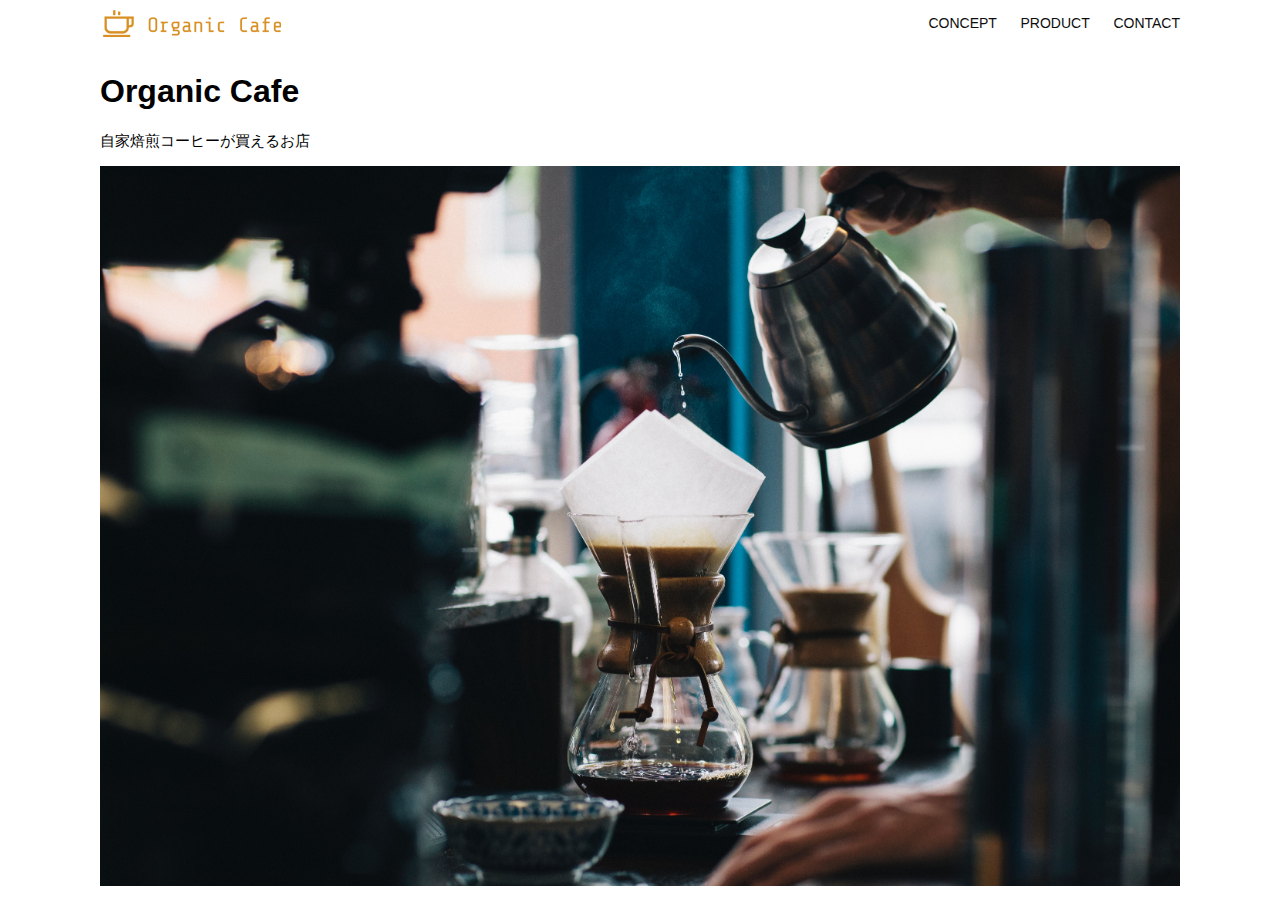
<file: kadai_013/index.html>
<!DOCTYPE html>
<html>
  <head>
    <title>Organic Cafe</title>
    <meta charset="UTF-8" />
    <meta name="description" content="自家焙煎のコーヒーがお家で楽しめるOrganic Cafe"/>
    <meta name="viewport" content="width=device-width, initial-scale=1.0" />
    <link rel="stylesheet" href="style.css" />
  </head>
  <body>
    <!-- ヘッダー -->
    <header>
      <!-- ロゴ -->
      <a href="index.html" id="logo"><img src="images/logo.png" alt="トップページに戻る"></a>

      <!-- PC用ナビゲーション -->
      <nav id="nav-pc">
        <a href="index.html#concept">CONCEPT</a>
        <a href="index.html#product">PRODUCT</a>
        <a href="index.html#contact">CONTACT</a>
      </nav>
    
        <!-- スマホ用メニューボタン -->
        <img id="menu-sp" src="images/button-menu.png" alt="ナビゲーションを開く" onclick="document.getElementById('nav-sp').style.display = 'block'">
        <!-- スマホ用ナビゲーション -->
       <nav id="nav-sp">
        <img id="close" src="images/button-close.png" alt="ナビゲーションを閉じる" onclick="document.getElementById('nav-sp').style.display = 'none'">
        <a id="logo-sp" href="index.html" onclick="document.getElementById('nav-sp').style.display = 'none'">
          <img src="images/logo-sp.png" alt="トップページに戻る"></a>

        <a class="menu" href="index.html#concept"onclick="document.getElementById('nav-sp').style.display = 'none'">CONCEPT</a>

         <a class="menu" href="index.html#product"onclick="document.getElementById('nav-sp').style.display = 'none'">PRODUCT</a>

         <a class="menu" href="index.html#contact"onclick="document.getElementById('nav-sp').style.display = 'none'">CONTACT</a>
       </nav>
      </header>
    <main>
      <article>
        <!-- メインビジュアル -->
        <section id="main-visual">
          <div id="main-message">
            <h1>Organic Cafe</h1>
            <p>自家焙煎コーヒーが買えるお店</p>
          </div>
          <img
            src="images/main-image.jpg"
            alt="コーヒーをハンドドリップで淹れる画像"
          />
        </section>
      </article>
    </main>
  </body>
</html>
</file>
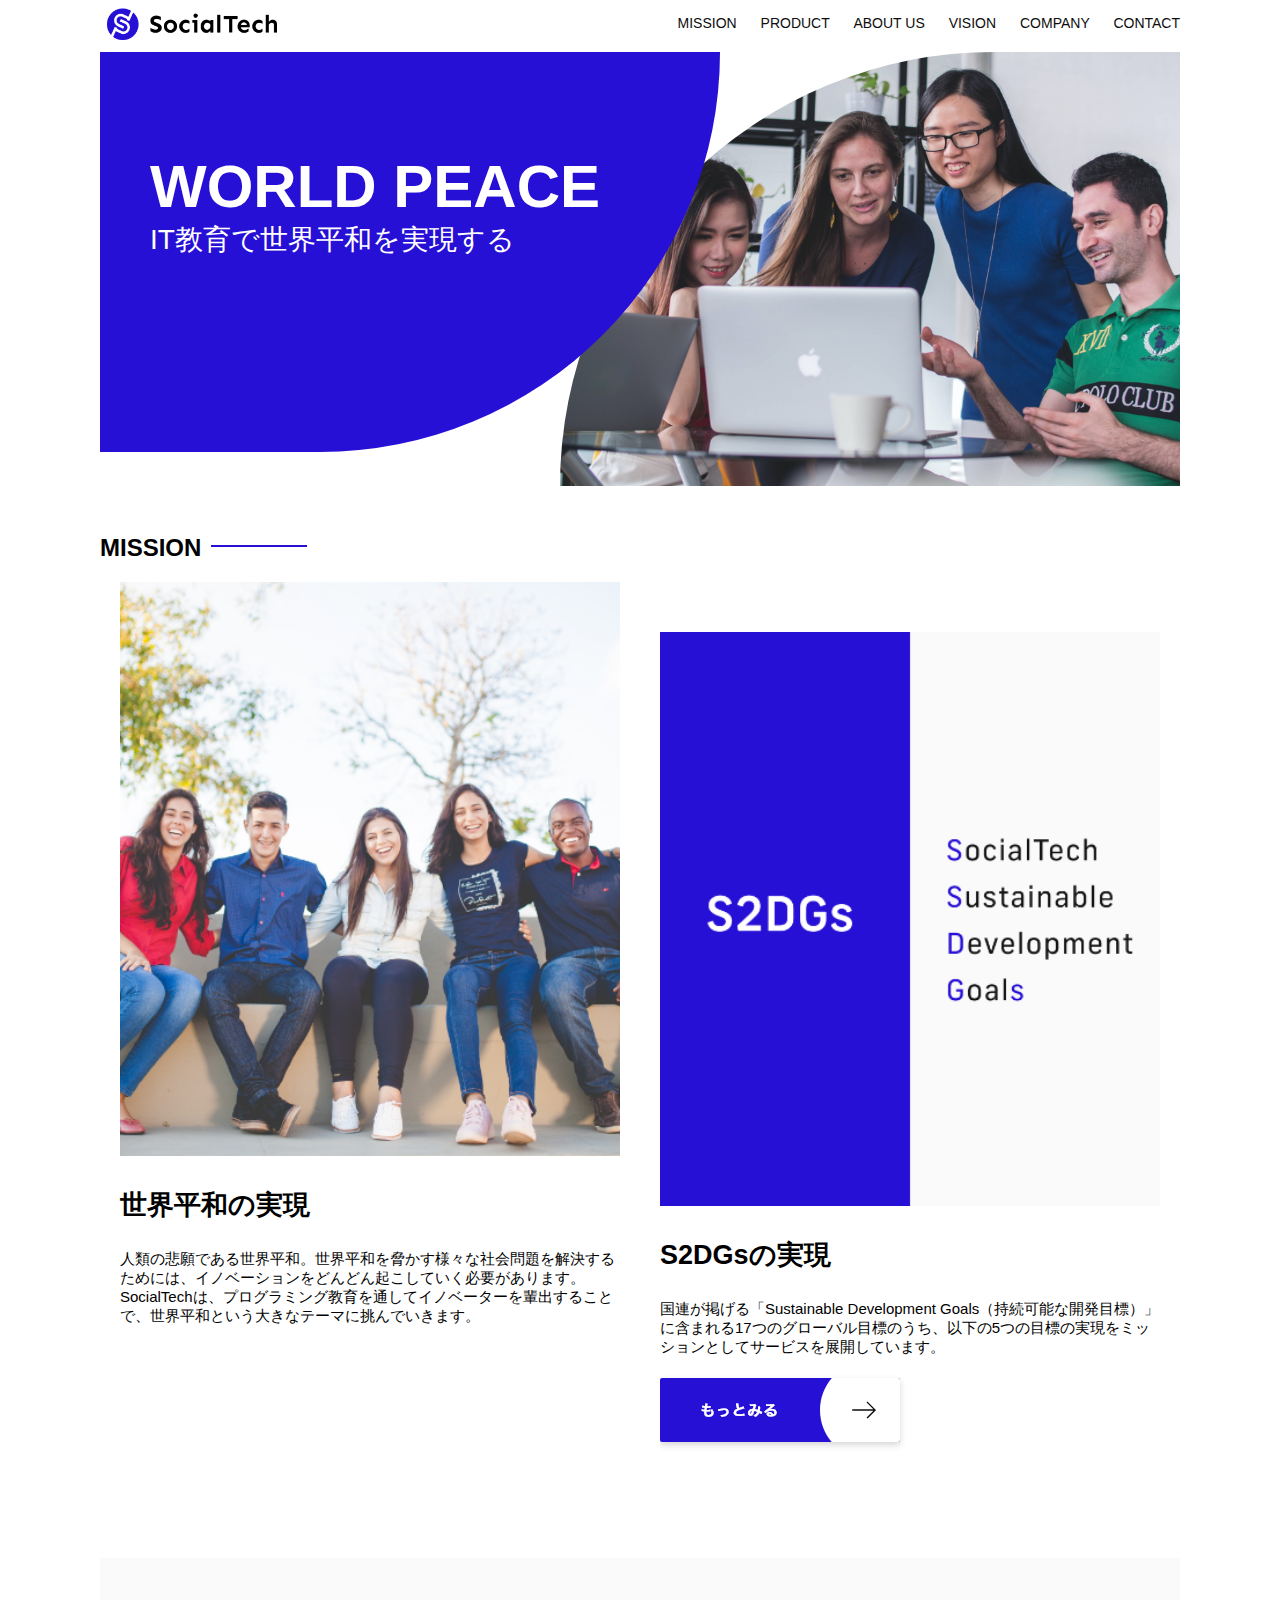
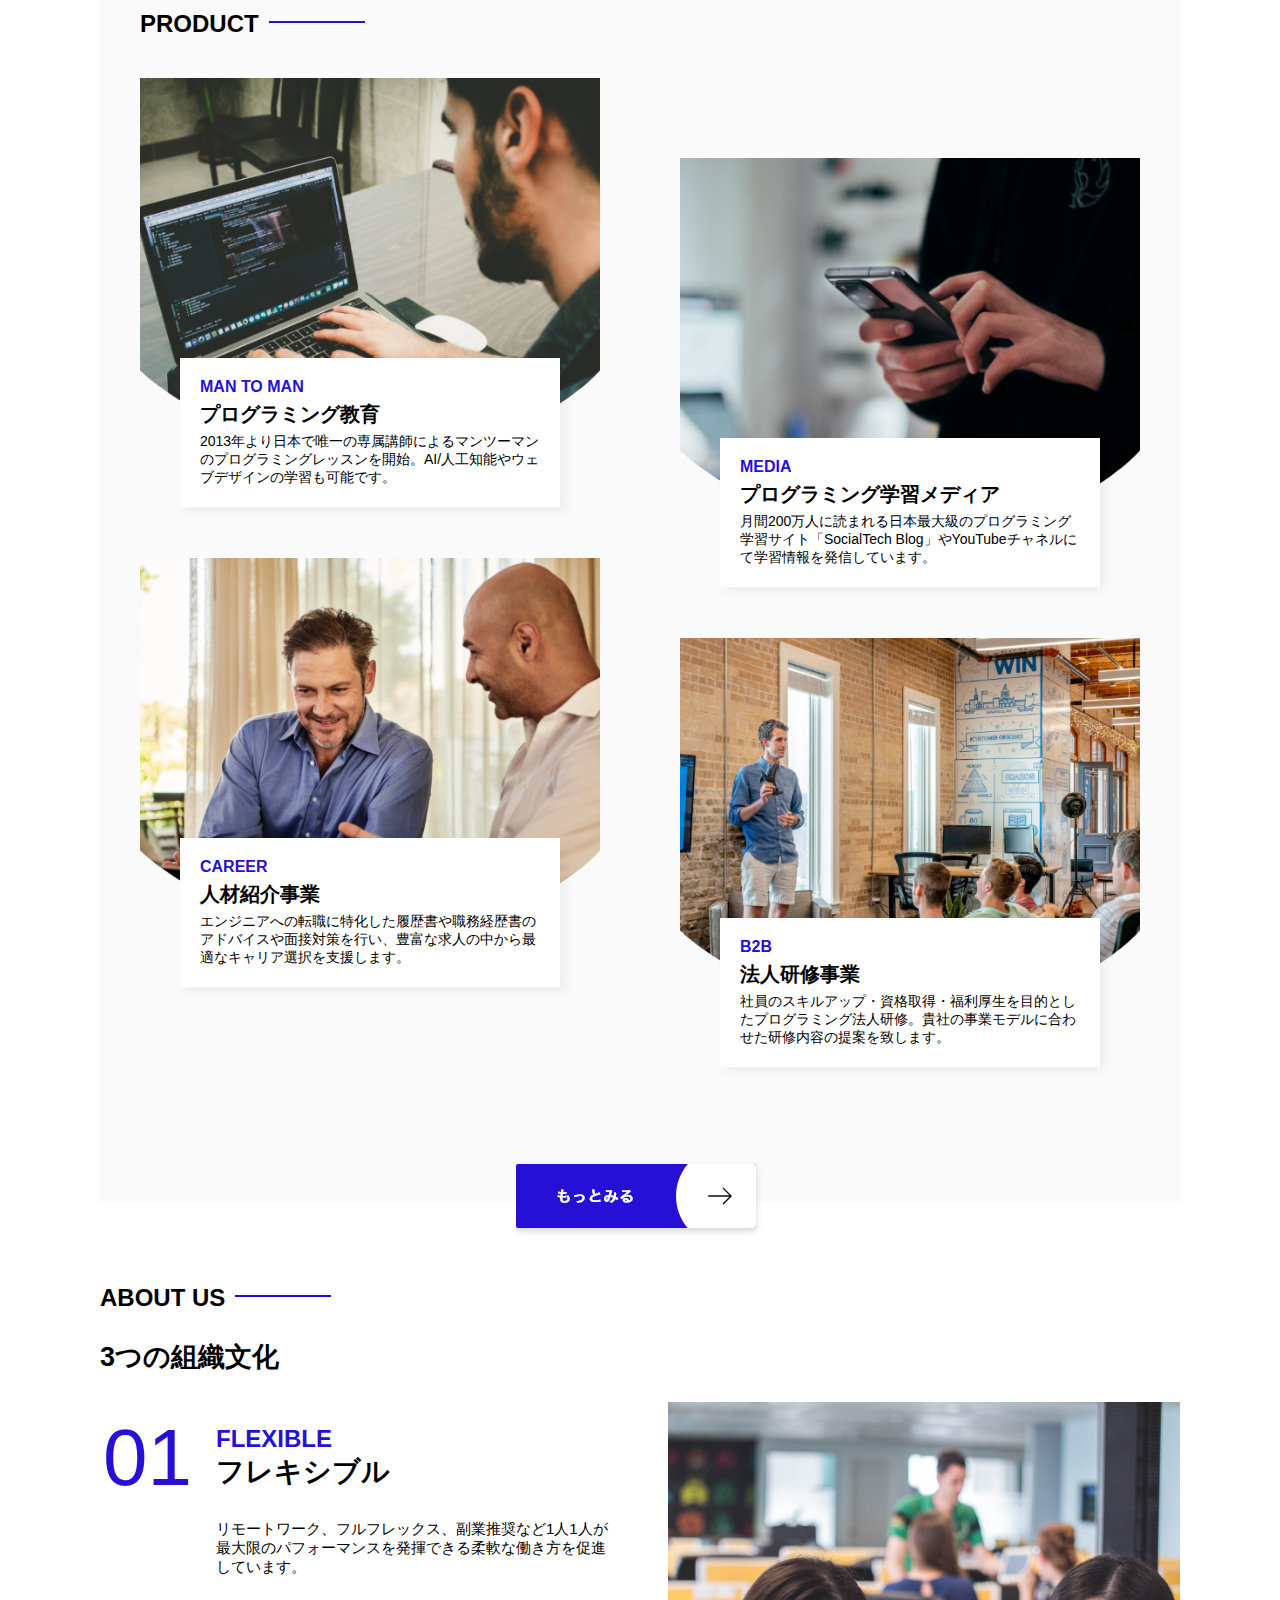
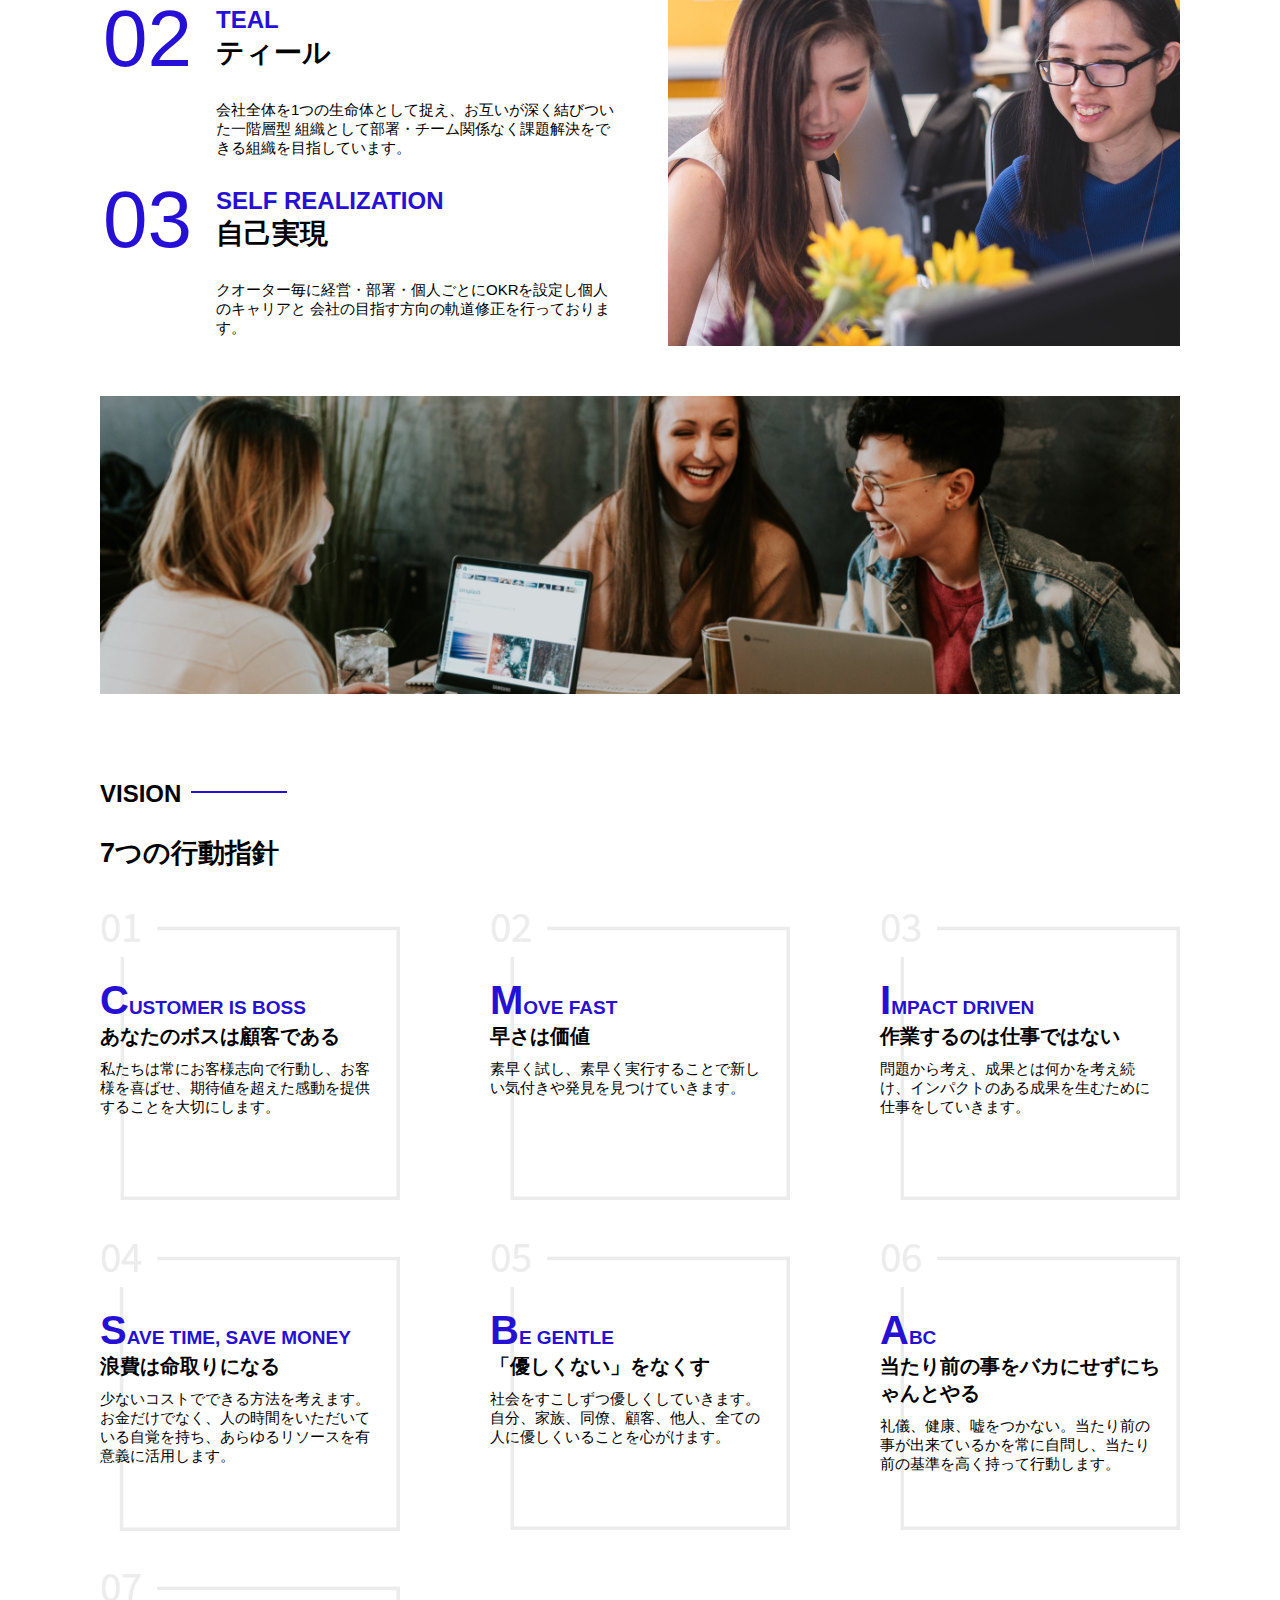
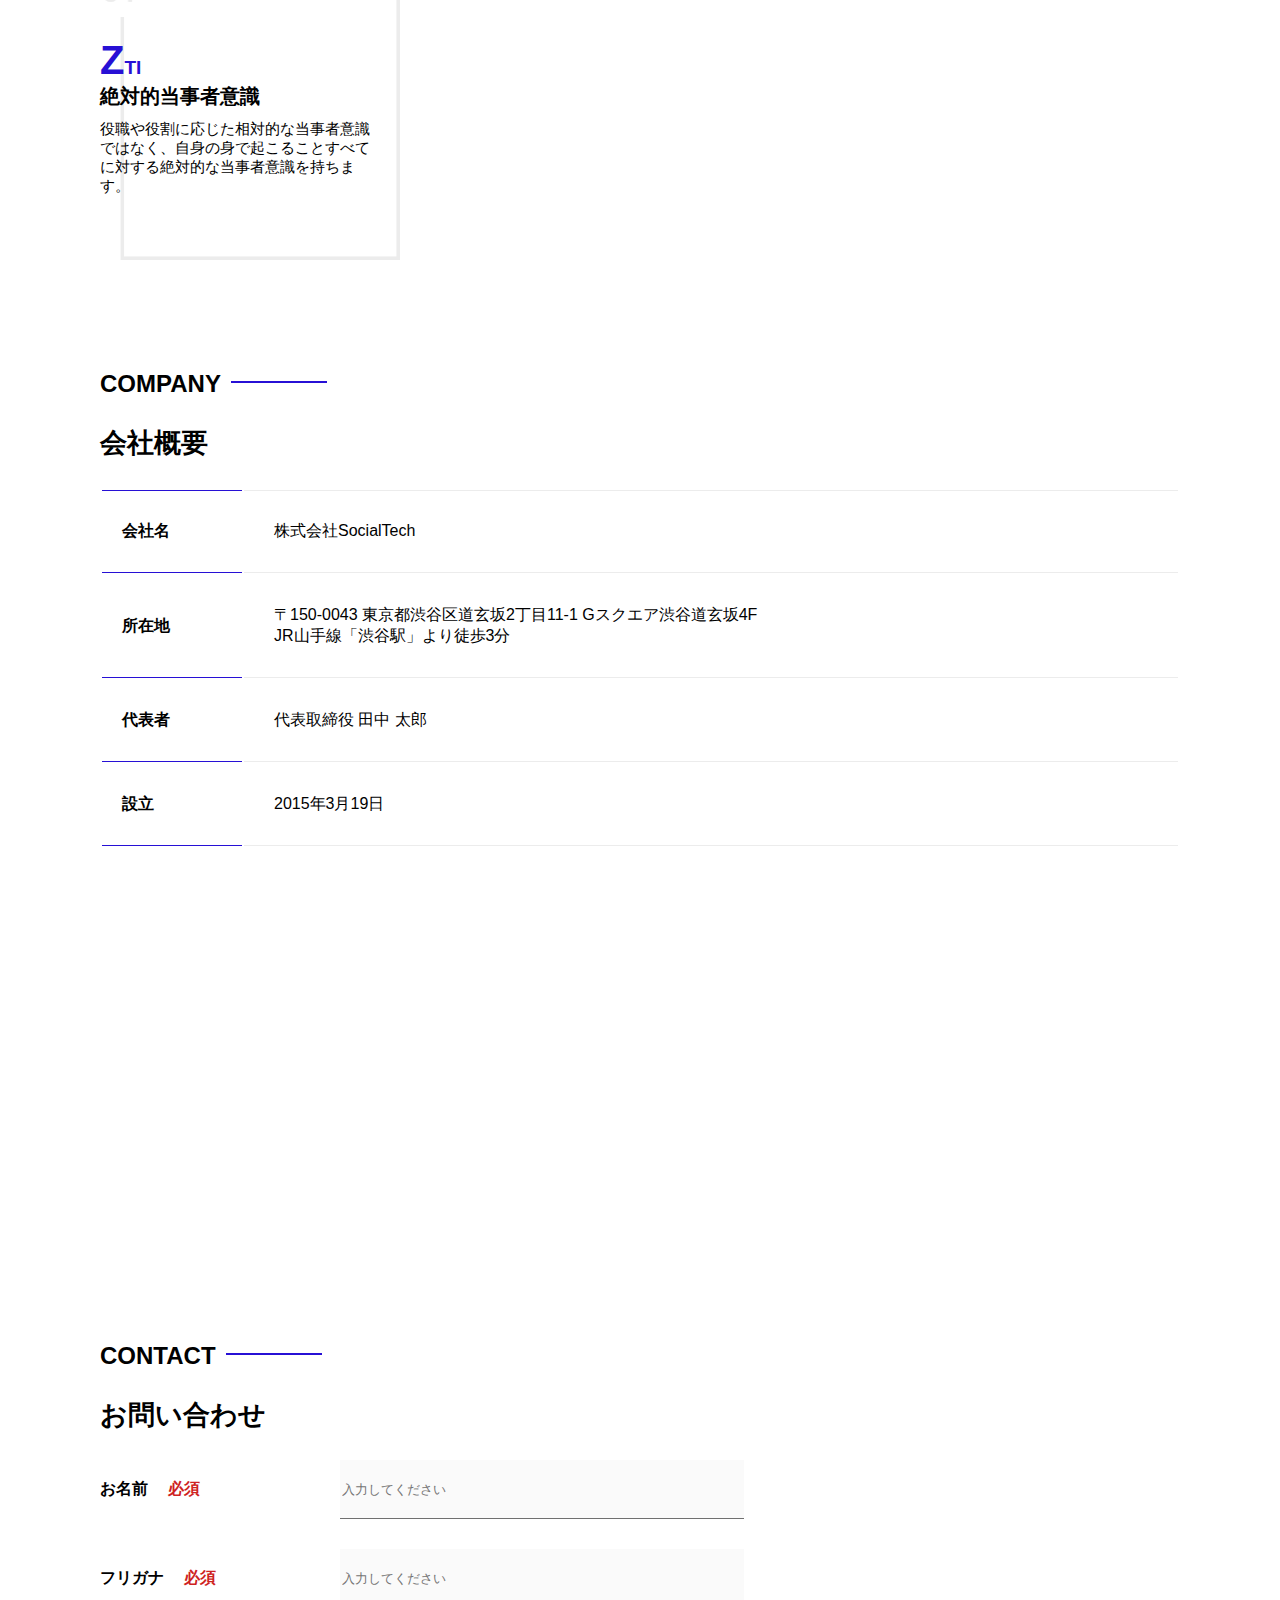
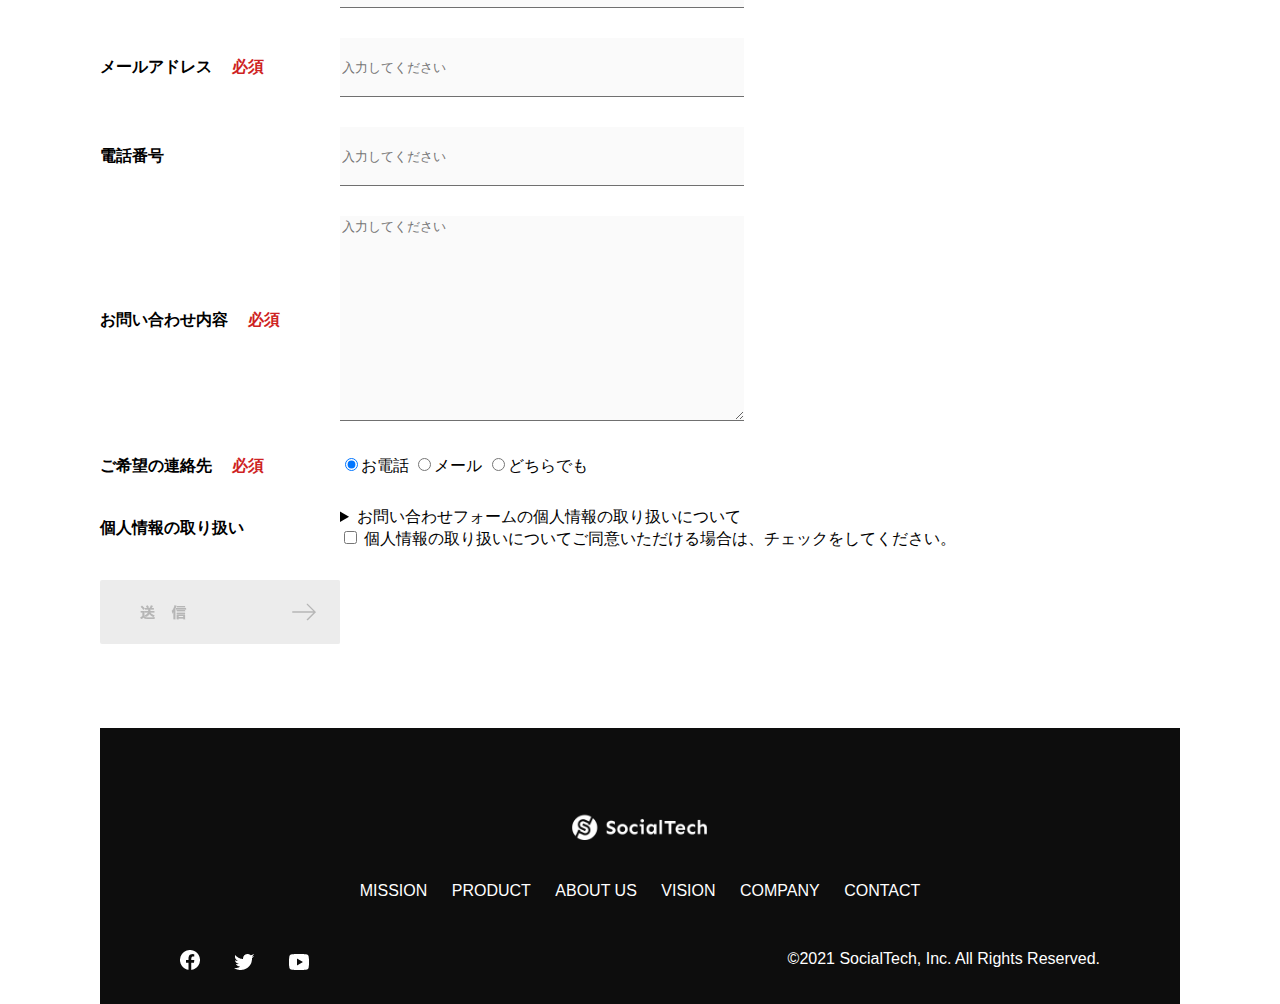
<file: Socialtech/index.html>
<!DOCTYPE html>
<html>

<head>
    <title>SocialTech </title>
    <meta charset="utf-8">
    <meta name="description" content="SocialTechはEdTech業界のリーディングカンパニーを目指します。">
    <meta name="viewport" content="width=device-width, initial-scale=1.0">
    <link rel="stylesheet" href="style.css">
</head>

<body>
    <!-- ヘッダー -->
    <header>
        <!-- ロゴ -->
        <a href="index.html" id="logo"><img src="images/logo.png" alt="トップページに戻る"></a>

        <!-- PC用ナビゲーション -->
        <nav id="nav-pc">
            <a href="mission.html">MISSION</a>
            <a href="product.html">PRODUCT</a>
            <a href="index.html#aboutus">ABOUT US</a>
            <a href="index.html#vision">VISION</a>
            <a href="index.html#company">COMPANY</a>
            <a href="index.html#contact">CONTACT</a>
        </nav>

        <!-- スマホ用メニューボタン -->
        <img id="menu-sp" src="images/button-menu.png" alt="ナビゲーションを開く"
            onclick="document.getElementById('nav-sp').style.display = 'block'">

        <!-- スマホ用ナビゲーション -->
        <nav id="nav-sp">
            <img id="close" src="images/button-close.png" alt="ナビゲーションを閉じる"
                onclick="document.getElementById('nav-sp').style.display = 'none'">
            <a id="logo-sp" href="index.html" onclick="document.getElementById('nav-sp').style.display = 'none'"><img
                    src="images/logo-sp.png" alt="トップページに戻る"></a>
            <a class="menu" href="mission.html"
                onclick="document.getElementById('nav-sp').style.display = 'none'">MISSION</a>
            <a class="menu" href="product.html"
                onclick="document.getElementById('nav-sp').style.display = 'none'">PRODUCT</a>
            <a class="menu" href="index.html#aboutus"
                onclick="document.getElementById('nav-sp').style.display = 'none'">ABOUT US</a>
            <a class="menu" href="index.html#vision"
                onclick="document.getElementById('nav-sp').style.display = 'none'">VISION</a>
            <a class="menu" href="index.html#company"
                onclick="document.getElementById('nav-sp').style.display = 'none'">COMPANY</a>
            <a class="menu" href="index.html#contact"
                onclick="document.getElementById('nav-sp').style.display = 'none'">CONTACT</a>
            <div id="sns">
                <a href="https://www.facebook.com/sejuku2013"><img src="images/button-facebook.png"
                        alt="Facebookのリンク"></a>
                <a href="https://twitter.com/samuraijuku"><img src="images/button-twitter.png" alt="Twitterのリンク"></a>
                <a href="https://www.youtube.com/channel/UCCFOQO5aDK0xXam4cUQXT8g"><img src="images/button-youtube.png"
                        alt="YouTubeのリンク"></a>
            </div>
        </nav>
    </header>
    <main>
        <article>
            <!-- メインビジュアル -->
            <section id="main-visual">
                <div id="main-message">
                    <h1>WORLD PEACE</h1>
                    <p>IT教育で世界平和を実現する</p>
                </div>
                <img src="images/index/index-main.png" alt="PCの周りに集まる多国籍の仲間たち">
            </section>
            <section id="mission">
                <h2 class="index-h2">MISSION</h2>
                <div id="mission-flex">
                    <div>
                        <img id="mission-photo" src="images/index/index-mission.png" alt="屋外のベンチで写真を撮影する多国籍の仲間たち">
                        <h3>世界平和の実現</h3>
                        <p>
                            人類の悲願である世界平和。世界平和を脅かす様々な社会問題を解決するためには、イノベーションをどんどん起こしていく必要があります。SocialTechは、プログラミング教育を通してイノベーターを輩出することで、世界平和という大きなテーマに挑んでいきます。
                        </p>
                    </div>
                    <div>
                        <img id="s2dgs" src="images/index/s2dgs.png" alt="S2DGs">
                        <h3>S2DGsの実現</h3>
                        <p>国連が掲げる「Sustainable Development
                            Goals（持続可能な開発目標）」に含まれる17つのグローバル目標のうち、以下の5つの目標の実現をミッションとしてサービスを展開しています。</p>
                        <a href="mission.html">
                            <img src="images/button-more.png" alt="もっとみる">
                        </a>
                    </div>
                </div>
            </section>
            <!-- プロダクト -->
            <section id="product">
                <h2 class="index-h2">PRODUCT</h2>
                <div>
                    <div id="product-left">
                        <div>
                            <img class="product-photo" src="images/index/index-mantoman.png" alt="PCでコードを書く男性">
                            <div class="product-explain">
                                <span>MAN TO MAN</span>
                                <h3>プログラミング教育</h3>
                                <p>2013年より日本で唯一の専属講師によるマンツーマンのプログラミングレッスンを開始。AI/人工知能やウェブデザインの学習も可能です。</p>
                            </div>
                        </div>
                        <div>
                            <img class="product-photo" src="images/index/index-career.png" alt="笑顔で話し合う2人の男性">
                            <div class="product-explain">
                                <span>CAREER</span>
                                <h3>人材紹介事業</h3>
                                <p>エンジニアへの転職に特化した履歴書や職務経歴書のアドバイスや面接対策を行い、豊富な求人の中から最適なキャリア選択を支援します。</p>
                            </div>
                        </div>
                    </div>
                    <div id="product-right">
                        <div>
                            <img class="product-photo" src="images/index/index-media.png" alt="スマートフォンを操作する人">
                            <div class="product-explain">
                                <span>MEDIA</span>
                                <h3>プログラミング学習メディア</h3>
                                <p>月間200万人に読まれる日本最大級のプログラミング学習サイト「SocialTech
                                    Blog」やYouTubeチャネルにて学習情報を発信しています。</p>
                            </div>
                        </div>
                        <div>
                            <img class="product-photo" src="images/index/index-b2b.png" alt="講演中の男性とそれを聴く人々">
                            <div class="product-explain">
                                <span>B2B</span>
                                <h3>法人研修事業</h3>
                                <p>社員のスキルアップ・資格取得・福利厚生を目的としたプログラミング法人研修。貴社の事業モデルに合わせた研修内容の提案を致します。</p>
                            </div>
                        </div>
                    </div>
                </div>
                <div>
                    <a id="product-more" href="product.html">
                        <img src="images/button-more.png" alt="もっとみる">
                    </a>
                </div>
            </section>
            <!-- ABOUT US -->
            <section id="aboutus">
                <h2 class="index-h2">ABOUT US</h2>
                <h3>3つの組織文化</h3>
                <div>
                    <table class="culture-table">
                        <tr>
                            <td>
                                <span class="culture-num">01</span>
                            </td>
                            <td>
                                <span class="culture-en">FLEXIBLE</span>
                                <span class="culture-jp">フレキシブル</span>
                            </td>
                        </tr>
                        <tr>
                            <td>
                                <!--空のセル-->
                            </td>
                            <td>
                                <p class="culture-description">
                                    リモートワーク、フルフレックス、副業推奨など1人1人が最大限のパフォーマンスを発揮できる柔軟な働き方を促進しています。
                                </p>
                            </td>
                        </tr>
                        <tr>
                            <td>
                                <span class="culture-num">02</span>
                            </td>
                            <td>
                                <span class="culture-en">TEAL</span>
                                <span class="culture-jp">ティール</span>
                            </td>
                        </tr>
                        <tr>
                            <td>
                                <!--空のセル-->
                            </td>
                            <td>
                                <p class="culture-description">
                                    会社全体を1つの生命体として捉え、お互いが深く結びついた一階層型
                                    組織として部署・チーム関係なく課題解決をできる組織を目指しています。
                                </p>
                            </td>
                        </tr>
                        <tr>
                            <td>
                                <span class="culture-num">03</span>
                            </td>
                            <td>
                                <span class="culture-en">SELF REALIZATION</span>
                                <span class="culture-jp">自己実現</span>
                            </td>
                        </tr>
                        <tr>
                            <td>
                                <!--空のセル-->
                            </td>
                            <td>
                                <p class="culture-description">
                                    クオーター毎に経営・部署・個人ごとにOKRを設定し個人のキャリアと
                                    会社の目指す方向の軌道修正を行っております。
                                </p>
                            </td>
                        </tr>
                    </table>
                    <img class="culture-img" src="images/index/index-aboutus1.png" alt="笑顔で話し合う2人の女性">
                </div>
                <img class="culture-img2" src="images/index/index-aboutus2.png" alt="笑顔で話し合う3人の男女">
            </section>
            <!-- VISION -->
            <section id="vision">
                <h2 class="index-h2">VISION</h2>
                <h3>7つの行動指針</h3>
                <div>
                    <div class="vision-box">
                        <img src="images/index/vision-01.png" alt="01">
                        <span>
                            <h4>CUSTOMER IS BOSS</h4>
                            <h5>あなたのボスは顧客である</h5>
                            <p>私たちは常にお客様志向で行動し、お客様を喜ばせ、期待値を超えた感動を提供することを大切にします。</p>
                        </span>
                    </div>
                    <div class="vision-box">
                        <img src="images/index/vision-02.png" alt="02">
                        <span>
                            <h4>MOVE FAST</h4>
                            <h5>早さは価値</h5>
                            <p>素早く試し、素早く実行することで新しい気付きや発見を見つけていきます。</p>
                        </span>
                    </div>
                    <div class="vision-box">
                        <img src="images/index/vision-03.png" alt="03">
                        <span>
                            <h4>IMPACT DRIVEN</h4>
                            <h5>作業するのは仕事ではない</h5>
                            <p>問題から考え、成果とは何かを考え続け、インパクトのある成果を生むために仕事をしていきます。</p>
                        </span>
                    </div>
                    <div class="vision-box">
                        <img src="images/index//vision-04.png" alt="04">
                        <span>
                            <h4>SAVE TIME, SAVE MONEY</h4>
                            <h5>浪費は命取りになる</h5>
                            <p>少ないコストでできる方法を考えます。お金だけでなく、人の時間をいただいている自覚を持ち、あらゆるリソースを有意義に活用します。</p>
                        </span>

                    </div>
                    <div class="vision-box">
                        <img src="images/index/vision-05.png" alt="05">
                        <span>
                            <h4>BE GENTLE</h4>
                            <h5>「優しくない」をなくす</h5>
                            <p>社会をすこしずつ優しくしていきます。自分、家族、同僚、顧客、他人、全ての人に優しくいることを心がけます。</p>
                        </span>
                    </div>
                    <div class="vision-box">
                        <img src="images/index/vision-06.png" alt="06">
                        <span>
                            <h4>ABC</h4>
                            <h5>当たり前の事をバカにせずにちゃんとやる</h5>
                            <p>礼儀、健康、嘘をつかない。当たり前の事が出来ているかを常に自問し、当たり前の基準を高く持って行動します。</p>
                        </span>
                    </div>
                    <div class="vision-box">
                        <img src="images/index/vision-07.png" alt="07">
                        <span>
                            <h4>ZTI</h4>
                            <h5>絶対的当事者意識</h5>
                            <p>役職や役割に応じた相対的な当事者意識ではなく、自身の身で起こることすべてに対する絶対的な当事者意識を持ちます。</p>
                        </span>
                    </div>
                </div>
            </section>
            <!-- COMPANY -->
            <section id="company">
                <h2 class="index-h2">COMPANY</h2>
                <h3>会社概要</h3>
                <table id="company-table">
                    <tr>
                        <th class="tableheader-first">会社名</th>
                        <td class="cell-first">株式会社SocialTech</td>
                    </tr>
                    <tr>
                        <th class="tableheader">所在地</th>
                        <td class="cell">〒150-0043 東京都渋谷区道玄坂2丁目11-1 Gスクエア渋谷道玄坂4F<br>JR山手線「渋谷駅」より徒歩3分</td>
                    </tr>
                    <tr>
                        <th class="tableheader">代表者</th>
                        <td class="cell">代表取締役 田中 太郎</td>
                    </tr>
                    <tr>
                        <th class="tableheader">設立</th>
                        <td class="cell">2015年3月19日</td>
                    </tr>
                </table>
                <iframe
                    src="https://www.google.com/maps/embed?pb=!1m18!1m12!1m3!1d3241.7759544892483!2d139.69399665123464!3d35.65789123876098!2m3!1f0!2f0!3f0!3m2!1i1024!2i768!4f13.1!3m3!1m2!1s0x60188caa0042e8d1%3A0xba130bea826a7aa2!2z44CSMTUwLTAwNDMg5p2x5Lqs6YO95riL6LC35Yy66YGT546E5Z2C77yS5LiB55uu77yR77yR4oiS77yR!5e0!3m2!1sja!2sjp!4v1636872991912!5m2!1sja!2sjp"
                    style="border:0;" allowfullscreen="" loading="lazy">
                </iframe>
            </section>
            <!-- お問い合わせフォーム -->
            <section id="contact">
                <h2 class="index-h2">CONTACT</h2>
                <h3>お問い合わせ</h3>
                <!-- STATIC FORMSのフォームタグ -->
                <form action="https://api.staticforms.xyz/submit" method="post">
                    <input type="text" name="honeypot" style="display:none">
                    <!-- STATIC FORMSのアクセスキー -->
                    <input type="hidden" name="accessKey" value="3d576f82-c45e-4c4a-bfc5-5e258bc53b3f">
                    <!--メールのタイトル-->
                    <input type="hidden" name="subject" value="お問い合わせフォーム">
                    <!--送信先のメールアドレスをvalueに設定する-->
                    <input type="hidden" name="replyTo" value="">
                    <!--redirectToのURLは公開後ののURLへリンクする-->
                    <input type="hidden" name="redirectTo" value="">

                    <div>
                        <div class="contact-heading">
                            <label class="contact-label">お名前<span class="contact-span">必須</span></label>
                        </div>
                        <div>
                            <input type="text" name="name" placeholder="入力してください" class="contact-textbox">
                        </div>
                    </div>
                    <div>
                        <div class="contact-heading">
                            <label class="contact-label">フリガナ<span class="contact-span">必須</span></label>
                        </div>
                        <div>
                            <input type="text" name="hurigana" placeholder="入力してください" class="contact-textbox">
                        </div>
                    </div>
                    <div>
                        <div class="contact-heading">
                            <label class="contact-label">メールアドレス<span class="contact-span">必須</span></label>
                        </div>
                        <div>
                            <input type="text" name="email" placeholder="入力してください" class="contact-textbox">
                        </div>
                    </div>
                    <div>
                        <div class="contact-heading">
                            <label class="contact-label">電話番号</label>
                        </div>
                        <div>
                            <input type="text" name="tel" placeholder="入力してください" class="contact-textbox">
                        </div>
                    </div>
                    <div>
                        <div class="contact-heading">
                            <label class="contact-label">お問い合わせ内容<span class="contact-span">必須</span></label>
                        </div>
                        <div>
                            <textarea class="contact-textarea " placeholder="入力してください" name="message"></textarea>
                        </div>
                    </div>
                    <div>
                        <div class="contact-heading">
                            <label class="contact-label">ご希望の連絡先<span class="contact-span">必須</span></label>
                        </div>
                        <div>
                            <input class="radiobutton" type="radio" value="tel" name="contact"
                                checked><label>お電話</label>
                            <input class="radiobutton" type="radio" value="mail" name="contact"><label>メール</label>
                            <input class="radiobutton" type="radio" value="both" name="contact"><label>どちらでも</label>
                        </div>
                    </div>
                    <div>
                        <div class="contact-heading">
                            <label class="contact-label">個人情報の取り扱い</label>
                        </div>
                        <div>
                            <details>
                                <summary>お問い合わせフォームの個人情報の取り扱いについて</summary>
                                <div>
                                    <span>１．組織の名称又は氏名</span><br>
                                    株式会社SocialTech<br><br>
                                    <span>２．個人情報保護管理者（若しくはその代理人）の氏名又は職名、所属及び連絡先
                                        鈴木 一郎 コーポレート部</span><br>
                                    メールアドレス：support@socialtech.net<br>
                                    TEL：03-xxxx-xxxx<br>
                                    <span>３．個人情報の利用目的</span><br>
                                    ・本サービス及び本サービスに関連する情報の提供又はそれらに関する連絡のため<br>
                                    ・ユーザーの本人確認のため<br>
                                    ・当社サービスのご案内のため<br>
                                    ・当社の商品等の広告または宣伝（電子メールによるものを含むものとします。）<br><br>
                                    <span>４．個人情報の取り扱い業務の委託</span><br>
                                    個人情報の取扱業務の全部または一部を外部に業務委託する場合があります。<br>
                                    その際、弊社は、個人情報を適切に保護できる管理体制を敷き実行していることを条件として<br>
                                    委託先を厳選したうえで、機密保持契約を委託先と締結し、お客様の個人情報を厳密に管理させます。<br><br>
                                    <span>５．個人情報の開示等の請求</span><br>
                                    お客様は、弊社に対してご自身の個人情報の開示等（利用目的の通知、開示、内容の訂正・追加・削除、利用の停止または消去、第三者への提供の停止）に関して、当社問合わせ窓口に申し出ることができます。<br>
                                    その際、弊社はお客様ご本人を確認させていただいたうえで、合理的な期間内に対応いたします。<br><br>
                                    なお、個人情報に関する弊社問合わせ先は、次の通りです。<br><br>
                                    株式会社SocialTech　個人情報問合せ窓口<br>
                                    〒150-0043　東京都渋谷区道玄坂2丁目11-1 Ｇスクエア渋谷道玄坂 4F<br>
                                    メールアドレス：support@socialtech.net　TEL：03-xxxx-xxxx<br><br>
                                    <span>６．個人情報を提供されることの任意性について</span><br><br>
                                    お客様がご自身の個人情報を弊社に提供されるか否かは、お客様のご判断によりますが、もしご提供されない場合には、適切なサービスが提供できない場合がありますので予めご了承ください。
                                </div>
                            </details>
                            <input type="checkbox" name="agree">
                            <span>個人情報の取り扱いについてご同意いただける場合は、チェックをしてください。</span>
                        </div>
                    </div>
                    <input type="image" value="Submit" src="images/button-submit.png" alt="送信する">
                </form>
            </section>
        </article>
        <footer>
            <div id="footer-logo">
                <img src="images/logo-sp.png" alt="SocialTech">
            </div>
            <div id="footer-link">
                <a href="mission.html">MISSION</a>
                <a href="product.html">PRODUCT</a>
                <a href="index.html#aboutus">ABOUT US</a>
                <a href="index.html#vision">VISION</a>
                <a href="index.html#company">COMPANY</a>
                <a href="index.html#contact">CONTACT</a>
            </div>
            <div id="sns-footer">
                <a href="https://www.facebook.com/sejuku2013"><img src="images/button-facebook.png"
                        alt="Facebookのリンク"></a>
                <a href="https://twitter.com/samuraijuku"><img src="images/button-twitter.png" alt="Twitterのリンク"></a>
                <a href="https://www.youtube.com/channel/UCCFOQO5aDK0xXam4cUQXT8g"><img src="images/button-youtube.png"
                        alt="YouTubeのリンク"></a>
                <span id="copyright">&copy;2021 SocialTech, Inc. All Rights Reserved. </span>
            </div>
        </footer>
    </main>
</body>

</html>
</file>
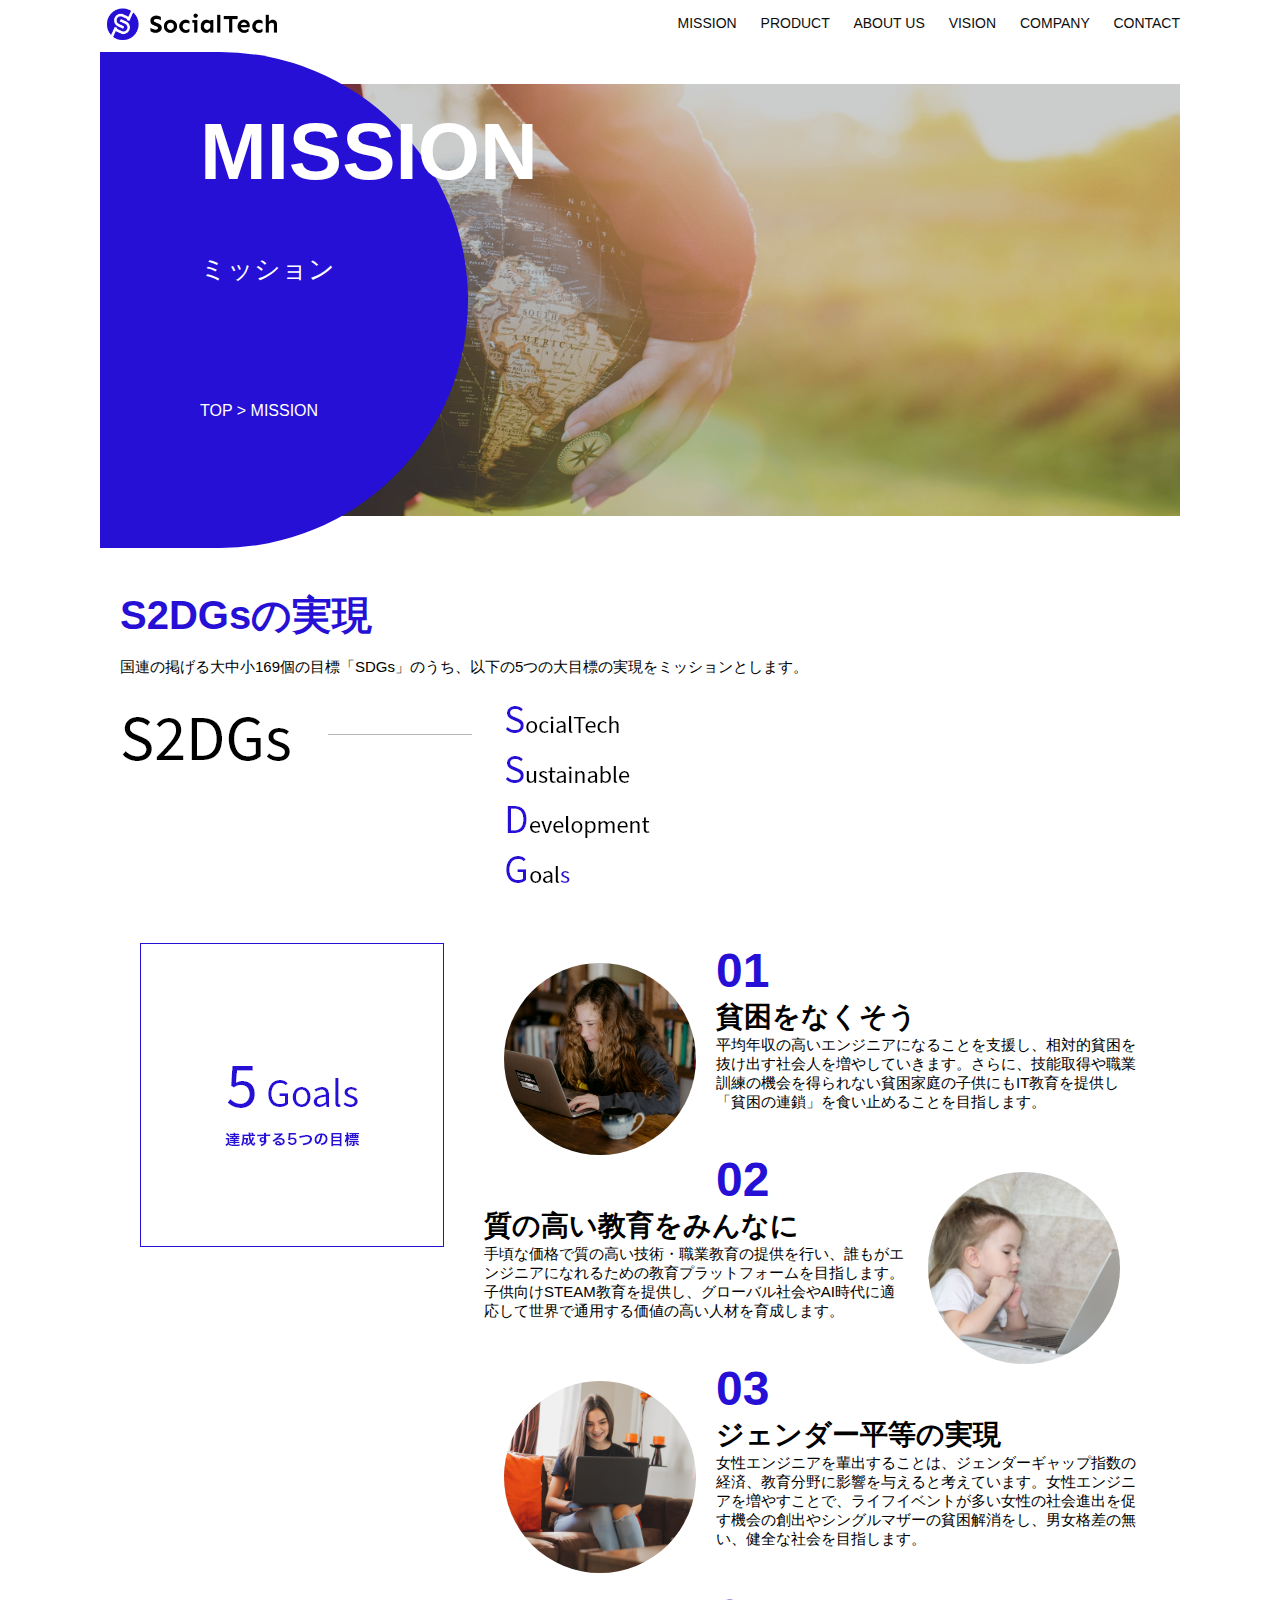
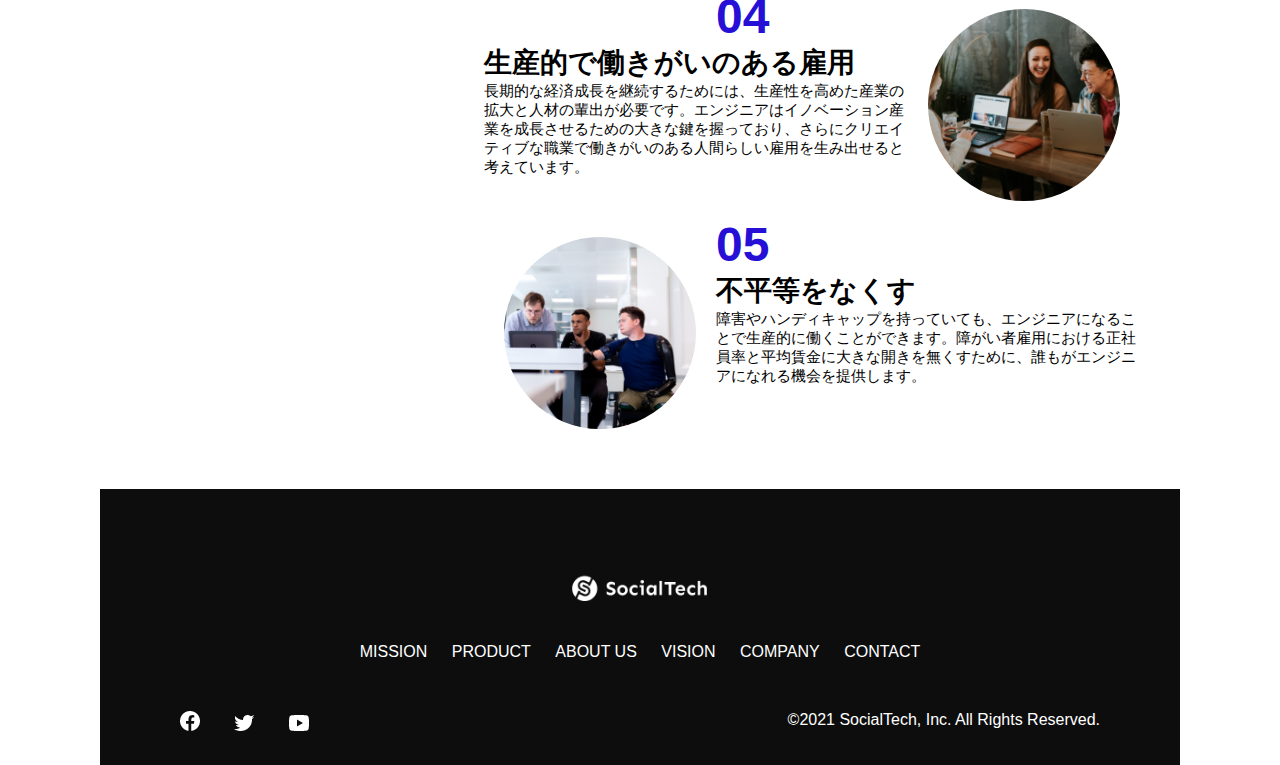
<file: Socialtech/mission.html>
<!DOCTYPE html>
<html>

<head>
    <title>SocialTech - MISSON ミッション -</title>
    <meta charset="utf-8">
    <meta name="description" content="SocialTechが目指す5つの目標（S2DGs）を紹介します">
    <meta name="viewport" content="width=device-width, initial-scale=1.0">
    <link rel="stylesheet" href="style.css">
</head>

<body>
    <!-- ヘッダー -->
    <header>
        <!-- ロゴ -->
        <a href="index.html" id="logo"><img src="images/logo.png" alt="トップページに戻る"></a>

        <!-- PC用ナビゲーション -->
        <nav id="nav-pc">
            <a href="mission.html">MISSION</a>
            <a href="product.html">PRODUCT</a>
            <a href="index.html#aboutus">ABOUT US</a>
            <a href="index.html#vision">VISION</a>
            <a href="index.html#company">COMPANY</a>
            <a href="index.html#contact">CONTACT</a>
        </nav>

        <!-- スマホ用メニューボタン -->
        <img id="menu-sp" src="images/button-menu.png" alt="ナビゲーションを開く"
            onclick="document.getElementById('nav-sp').style.display = 'block'">

        <!-- スマホ用ナビゲーション -->
        <nav id="nav-sp">
            <img id="close" src="images/button-close.png" alt="ナビゲーションを閉じる"
                onclick="document.getElementById('nav-sp').style.display = 'none'">
            <a id="logo-sp" href="index.html" onclick="document.getElementById('nav-sp').style.display = 'none'"><img
                    src="images/logo-sp.png" alt="トップページに戻る"></a>
            <a class="menu" href="mission.html"
                onclick="document.getElementById('nav-sp').style.display = 'none'">MISSION</a>
            <a class="menu" href="product.html"
                onclick="document.getElementById('nav-sp').style.display = 'none'">PRODUCT</a>
            <a class="menu" href="index.html#aboutus"
                onclick="document.getElementById('nav-sp').style.display = 'none'">ABOUT US</a>
            <a class="menu" href="index.html#vision"
                onclick="document.getElementById('nav-sp').style.display = 'none'">VISION</a>
            <a class="menu" href="index.html#company"
                onclick="document.getElementById('nav-sp').style.display = 'none'">COMPANY</a>
            <a class="menu" href="index.html#contact"
                onclick="document.getElementById('nav-sp').style.display = 'none'">CONTACT</a>
            <div id="sns">
                <a href="https://www.facebook.com/sejuku2013"><img src="images/button-facebook.png"
                        alt="Facebookのリンク"></a>
                <a href="https://twitter.com/samuraijuku"><img src="images/button-twitter.png" alt="Twitterのリンク"></a>
                <a href="https://www.youtube.com/channel/UCCFOQO5aDK0xXam4cUQXT8g"><img src="images/button-youtube.png"
                        alt="YouTubeのリンク"></a>
            </div>
        </nav>
    </header>
    <main>
        <article>
            <section id="mission-main">
                <div id="mission-title">
                    <h1>MISSION</h1>
                    <span>ミッション</span>
                    <div>TOP > MISSION</div>
                </div>
            </section>
            <section id="mission-s2dgs">
                <h2 class="mission-h2">S2DGsの実現</h2>
                <p>国連の掲げる大中小169個の目標「SDGs」のうち、以下の5つの大目標の実現をミッションとします。</p>
                <img src="images/mission/mission-s2dgs.png" alt="S2DGs">
            </section>
            <section id="mission-5goals">
                <div>
                    <img id="s2dgs-image" src="images/mission/mission-5goals.png" alt="5Goals">
                </div>
                <div>
                    <div>
                        <img class="fivegoals-image-left" src="images/mission/mission-5goals01.png" alt="PCを操作する女の子">
                        <span class="fivegoals-number">01</span>
                        <h3 class="fivegoals-h3">貧困をなくそう</h3>
                        <p class="fivegoals-p">
                            平均年収の高いエンジニアになることを支援し、相対的貧困を抜け出す社会人を増やしていきます。さらに、技能取得や職業訓練の機会を得られない貧困家庭の子供にもIT教育を提供し「貧困の連鎖」を食い止めることを目指します。
                        </p>
                    </div>
                    <div>
                        <img class="fivegoals-image-right" src="images/mission/mission-5goals02.png"
                            alt="PCを見つめる小さい女の子">
                        <span class="fivegoals-number">02</span>
                        <h3 class="fivegoals-h3">質の高い教育をみんなに</h3>
                        <p class="fivegoals-p">
                            手頃な価格で質の高い技術・職業教育の提供を行い、誰もがエンジニアになれるための教育プラットフォームを目指します。子供向けSTEAM教育を提供し、グローバル社会やAI時代に適応して世界で通用する価値の高い人材を育成します。
                        </p>
                    </div>
                    <div>
                        <img class="fivegoals-image-left" src="images/mission/mission-5goals03.png" alt="PCを操作する女性">

                        <span class="fivegoals-number">03</span>
                        <h3 class="fivegoals-h3">ジェンダー平等の実現</h3>
                        <p class="fivegoals-p">
                            女性エンジニアを輩出することは、ジェンダーギャップ指数の経済、教育分野に影響を与えると考えています。女性エンジニアを増やすことで、ライフイベントが多い女性の社会進出を促す機会の創出やシングルマザーの貧困解消をし、男女格差の無い、健全な社会を目指します。
                        </p>
                    </div>
                    <div>
                        <img class="fivegoals-image-right" src="images/mission/mission-5goals04.png" alt="笑顔で話し合う3人の男女">
                        <span class="fivegoals-number">04</span>
                        <h3 class="fivegoals-h3">生産的で働きがいのある雇用</h3>
                        <p class="fivegoals-p">
                            長期的な経済成長を継続するためには、生産性を高めた産業の拡大と人材の輩出が必要です。エンジニアはイノベーション産業を成長させるための大きな鍵を握っており、さらにクリエイティブな職業で働きがいのある人間らしい雇用を生み出せると考えています。
                        </p>
                    </div>
                    <div>
                        <img class="fivegoals-image-left" src="images/mission/mission-5goals05.png"
                            alt="障害を持つ男性が生き生きと働く様子">
                        <span class="fivegoals-number">05</span>
                        <h3 class="fivegoals-h3">不平等をなくす</h3>
                        <p class="fivegoals-p">
                            障害やハンディキャップを持っていても、エンジニアになることで生産的に働くことができます。障がい者雇用における正社員率と平均賃金に大きな開きを無くすために、誰もがエンジニアになれる機会を提供します。
                        </p>
                    </div>
                </div>
            </section>
        </article>
        <footer>
            <div id="footer-logo">
                <img src="images/logo-sp.png" alt="SocialTech">
            </div>
            <div id="footer-link">
                <a href="mission.html">MISSION</a>
                <a href="product.html">PRODUCT</a>
                <a href="index.html#aboutus">ABOUT US</a>
                <a href="index.html#vision">VISION</a>
                <a href="index.html#company">COMPANY</a>
                <a href="index.html#contact">CONTACT</a>
            </div>
            <div id="sns-footer">
                <a href="https://www.facebook.com/sejuku2013"><img src="images/button-facebook.png"
                        alt="Facebookのリンク"></a>
                <a href="https://twitter.com/samuraijuku"><img src="images/button-twitter.png" alt="Twitterのリンク"></a>
                <a href="https://www.youtube.com/channel/UCCFOQO5aDK0xXam4cUQXT8g"><img src="images/button-youtube.png"
                        alt="YouTubeのリンク"></a>
                <span id="copyright">&copy;2021 SocialTech, Inc. All Rights Reserved. </span>
            </div>
        </footer>
    </main>
</body>

</html>
</file>
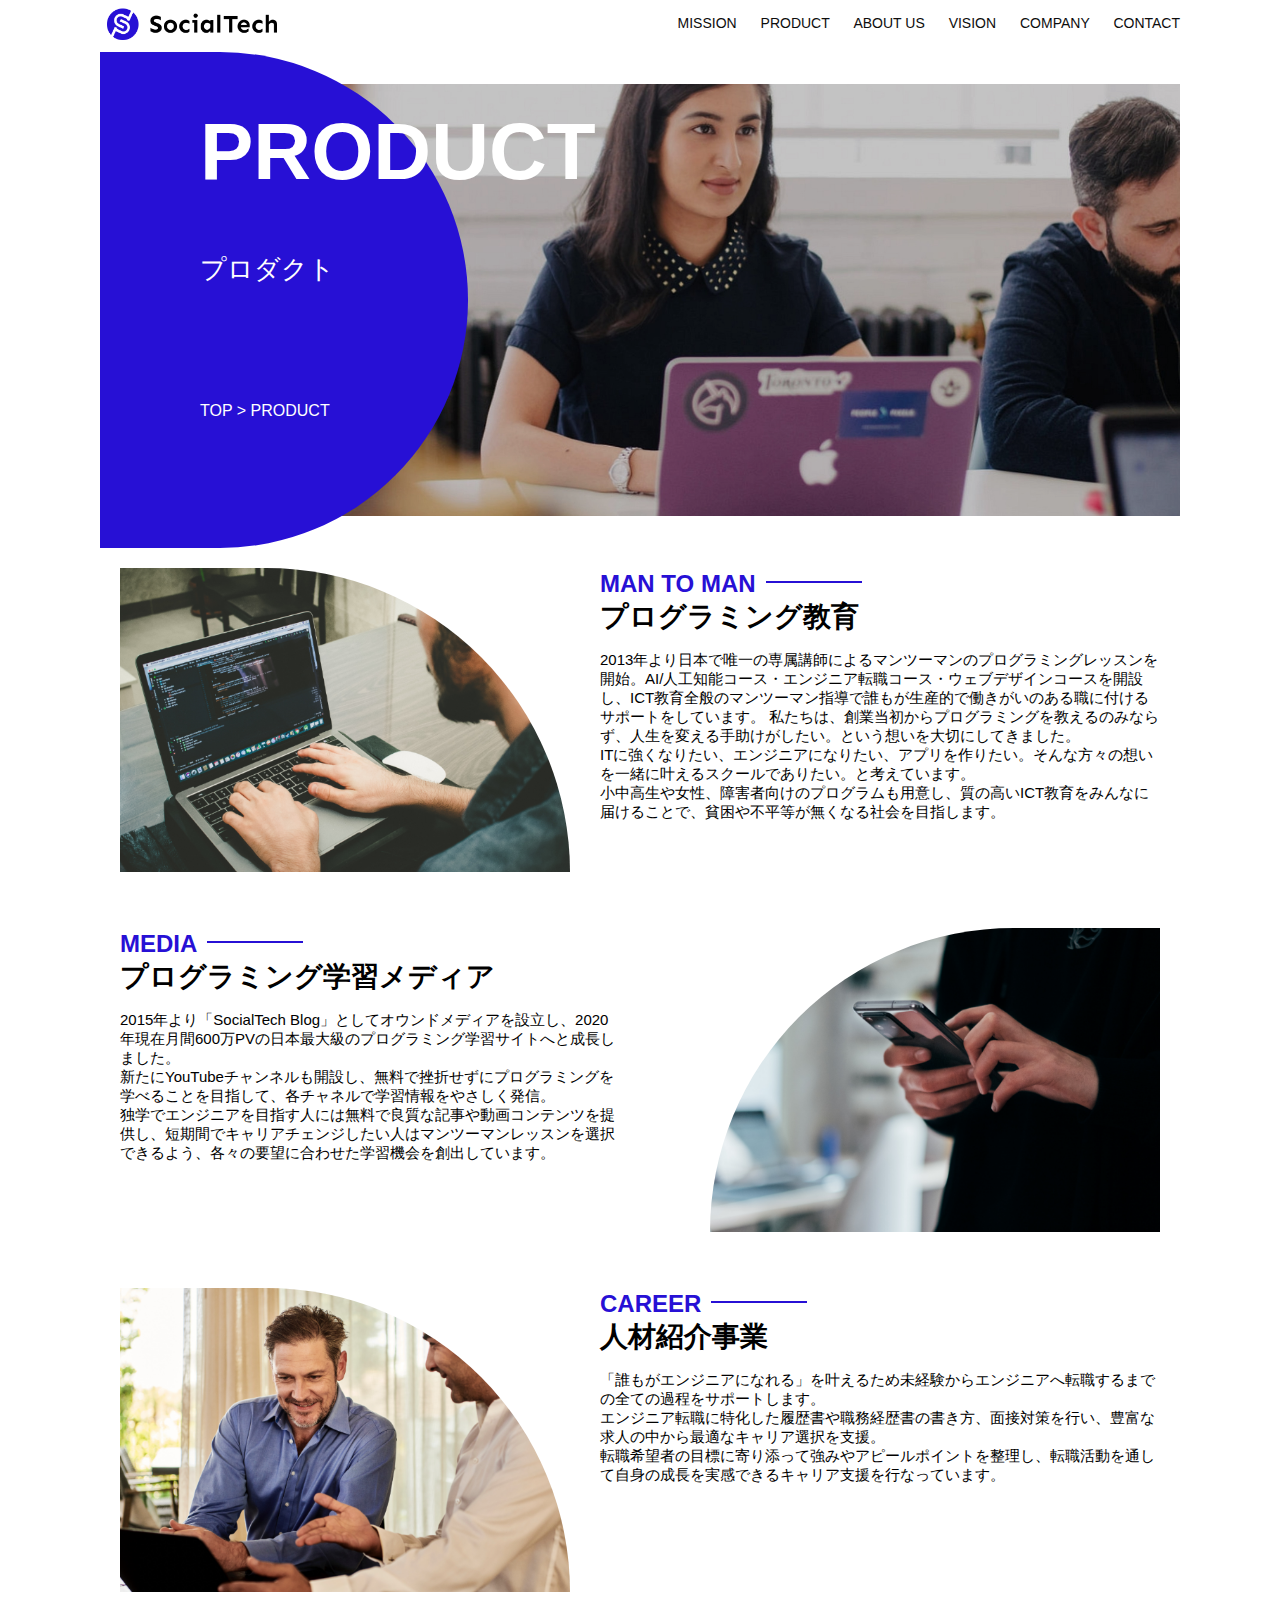
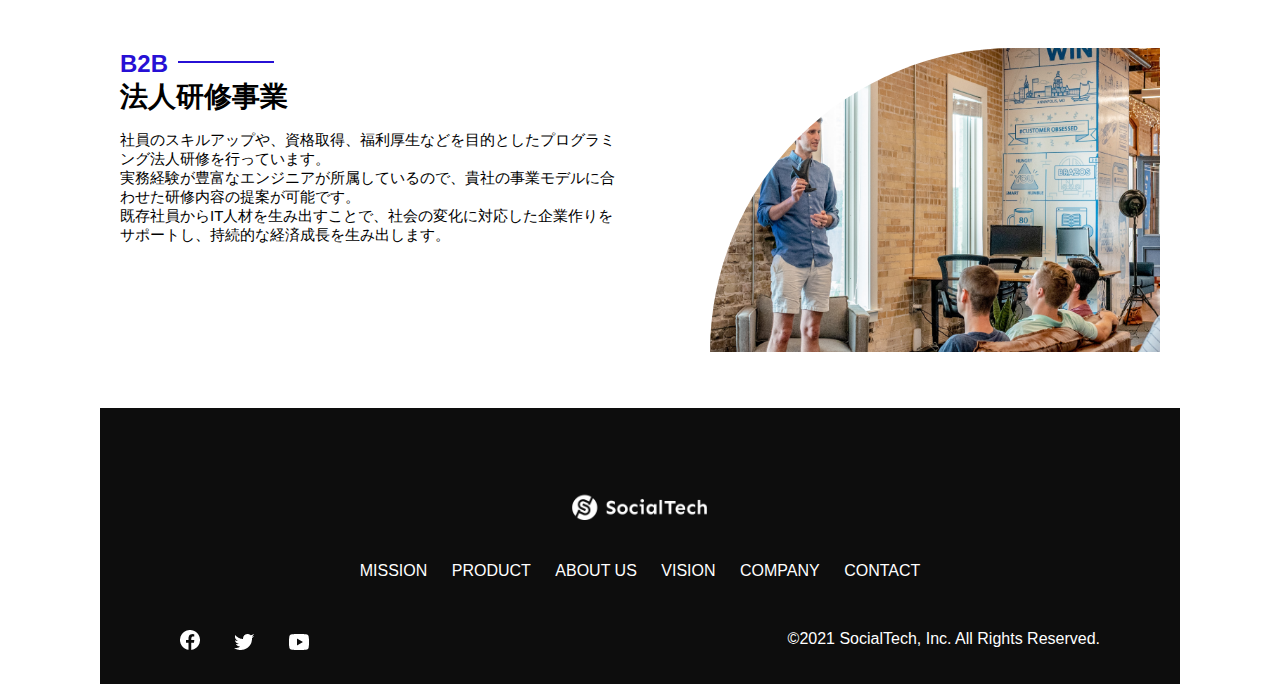
<file: Socialtech/product.html>
<!DOCTYPE html>
<html>

<head>
    <title>SocialTech -PRODUCT プロダクト- </title>
    <meta charset="utf-8">
    <meta name="description" content="SocialTechの4つのプロダクトを紹介します">
    <meta name="viewport" content="width=device-width, initial-scale=1.0">
    <link rel="stylesheet" href="style.css">
</head>

<body>
    <!-- ヘッダー -->
    <header>
        <!-- ロゴ -->
        <a href="index.html" id="logo"><img src="images/logo.png" alt="トップページに戻る"></a>

        <!-- PC用ナビゲーション -->
        <nav id="nav-pc">
            <a href="mission.html">MISSION</a>
            <a href="product.html">PRODUCT</a>
            <a href="index.html#aboutus">ABOUT US</a>
            <a href="index.html#vision">VISION</a>
            <a href="index.html#company">COMPANY</a>
            <a href="index.html#contact">CONTACT</a>
        </nav>

        <!-- スマホ用メニューボタン -->
        <img id="menu-sp" src="images/button-menu.png" alt="ナビゲーションを開く"
            onclick="document.getElementById('nav-sp').style.display = 'block'">

        <!-- スマホ用ナビゲーション -->
        <nav id="nav-sp">
            <img id="close" src="images/button-close.png" alt="ナビゲーションを閉じる"
                onclick="document.getElementById('nav-sp').style.display = 'none'">
            <a id="logo-sp" href="index.html" onclick="document.getElementById('nav-sp').style.display = 'none'"><img
                    src="images/logo-sp.png" alt="トップページに戻る"></a>
            <a class="menu" href="mission.html"
                onclick="document.getElementById('nav-sp').style.display = 'none'">MISSION</a>
            <a class="menu" href="product.html"
                onclick="document.getElementById('nav-sp').style.display = 'none'">PRODUCT</a>
            <a class="menu" href="index.html#aboutus"
                onclick="document.getElementById('nav-sp').style.display = 'none'">ABOUT US</a>
            <a class="menu" href="index.html#vision"
                onclick="document.getElementById('nav-sp').style.display = 'none'">VISION</a>
            <a class="menu" href="index.html#company"
                onclick="document.getElementById('nav-sp').style.display = 'none'">COMPANY</a>
            <a class="menu" href="index.html#contact"
                onclick="document.getElementById('nav-sp').style.display = 'none'">CONTACT</a>
            <div id="sns">
                <a href="https://www.facebook.com/sejuku2013"><img src="images/button-facebook.png"
                        alt="Facebookのリンク"></a>
                <a href="https://twitter.com/samuraijuku"><img src="images/button-twitter.png" alt="Twitterのリンク"></a>
                <a href="https://www.youtube.com/channel/UCCFOQO5aDK0xXam4cUQXT8g"><img src="images/button-youtube.png"
                        alt="YouTubeのリンク"></a>
            </div>
        </nav>
    </header>
    <main>
        <article>
            <section id="product-main">
                <div id="product-title">
                    <h1>PRODUCT</h1>
                    <span>プロダクト</span>
                    <div>TOP > PRODUCT</div>
                </div>
            </section>
            <section class="product-section1">
                <img src="images/product/product-mantoman.png" alt="PCでコードを書く男性">
                <div>
                    <h2 class="product-h2">MAN TO MAN</h2>
                    <h3 class="product-h3">プログラミング教育</h3>
                    <p>2013年より日本で唯一の専属講師によるマンツーマンのプログラミングレッスンを開始。AI/人工知能コース・エンジニア転職コース・ウェブデザインコースを開設し、ICT教育全般のマンツーマン指導で誰もが生産的で働きがいのある職に付けるサポートをしています。
                        私たちは、創業当初からプログラミングを教えるのみならず、人生を変える手助けがしたい。という想いを大切にしてきました。<br>ITに強くなりたい、エンジニアになりたい、アプリを作りたい。そんな方々の想いを一緒に叶えるスクールでありたい。と考えています。<br>小中高生や女性、障害者向けのプログラムも用意し、質の高いICT教育をみんなに届けることで、貧困や不平等が無くなる社会を目指します。
                    </p>
                </div>
            </section>
            <section class="product-section2">
                <div>
                    <h2 class="product-h2">MEDIA</h2>
                    <h3 class="product-h3">プログラミング学習メディア</h3>
                    <p>2015年より「SocialTech
                        Blog」としてオウンドメディアを設立し、2020年現在月間600万PVの日本最大級のプログラミング学習サイトへと成長しました。<br>新たにYouTubeチャンネルも開設し、無料で挫折せずにプログラミングを学べることを目指して、各チャネルで学習情報をやさしく発信。<br>独学でエンジニアを目指す人には無料で良質な記事や動画コンテンツを提供し、短期間でキャリアチェンジしたい人はマンツーマンレッスンを選択できるよう、各々の要望に合わせた学習機会を創出しています。
                    </p>
                </div>
                <img src="images/product/product-media.png" alt="スマートフォンを操作する人">
            </section>
            <section class="product-section1">
                <img src="images/product/product-career.png" alt="笑顔で話し合う2人の男性">
                <div>
                    <h2 class="product-h2">CAREER</h2>
                    <h3 class="product-h3">人材紹介事業</h3>
                    <p>「誰もがエンジニアになれる」を叶えるため未経験からエンジニアへ転職するまでの全ての過程をサポートします。<br>エンジニア転職に特化した履歴書や職務経歴書の書き方、面接対策を行い、豊富な求人の中から最適なキャリア選択を支援。<br>転職希望者の目標に寄り添って強みやアピールポイントを整理し、転職活動を通して自身の成長を実感できるキャリア支援を行なっています。<br>
                    </p>
                </div>
            </section>
            <section class="product-section2">
                <div>
                    <h2 class="product-h2">B2B</h2>
                    <h3 class="product-h3">法人研修事業</h3>
                    <p>社員のスキルアップや、資格取得、福利厚生などを目的としたプログラミング法人研修を行っています。<br>実務経験が豊富なエンジニアが所属しているので、貴社の事業モデルに合わせた研修内容の提案が可能です。<br>既存社員からIT人材を生み出すことで、社会の変化に対応した企業作りをサポートし、持続的な経済成長を生み出します。
                    </p>
                </div>
                <img src="images/product/product-b2b.png" alt="講演中の男性とそれを聴く人々">
            </section>
        </article>
        <footer>
            <div id="footer-logo">
                <img src="images/logo-sp.png" alt="SocialTech">
            </div>
            <div id="footer-link">
                <a href="mission.html">MISSION</a>
                <a href="product.html">PRODUCT</a>
                <a href="index.html#aboutus">ABOUT US</a>
                <a href="index.html#vision">VISION</a>
                <a href="index.html#company">COMPANY</a>
                <a href="index.html#contact">CONTACT</a>
            </div>
            <div id="sns-footer">
                <a href="https://www.facebook.com/sejuku2013"><img src="images/button-facebook.png"
                        alt="Facebookのリンク"></a>
                <a href="https://twitter.com/samuraijuku"><img src="images/button-twitter.png" alt="Twitterのリンク"></a>
                <a href="https://www.youtube.com/channel/UCCFOQO5aDK0xXam4cUQXT8g"><img src="images/button-youtube.png"
                        alt="YouTubeのリンク"></a>
                <span id="copyright">&copy;2021 SocialTech, Inc. All Rights Reserved. </span>
            </div>
        </footer>
    </main>
</body>

</html>
</file>
<file: kadai_013/style.css>
/* PC、スマホ共通スタイル */
body {
  font-family: "Source Sans Pro", "Hiragino Kaku Gothic ProN", Meiryo, Arial,
    sans-serif;
}

p {
  font-size: 15px;
}

#main-visual > img {
  width: 100%;
}

/*================
PC用のスタイル 
=================*/
@media screen and (min-width: 768px) {
  /* 横幅設定 */
  body {
    max-width: 1080px;
    min-width: 960px;
    margin: 0 auto 0 auto;
  }

  #menu-sp{
    display: none;
  }

  #nav-sp{
    display: none;
  }

  /* ヘッダー */
  header {
    display: flex;
    justify-content: space-between;
  }

  /* ナビゲーションのレイアウト */
  #nav-pc {
    text-align: right;
    font-size: 14px;
    padding-top: 15px;
  }

  /* ナビゲーションのリンクの装飾設定 */
  #nav-pc>a {
    text-decoration: none;
    margin-left: 20px;
  }

  #nav-pc>a:link {
    color: #0d0d0d;
  }

  #nav-pc>a:visited {
    color: #0d0d0d;
  }

  #nav-pc>a:hover {
    color: #0d0d0d;
    text-decoration: underline;
  }

  #nav-pc>a:active {
    color: #0d0d0d;
  }

 
}

/*====================
  スマートフォン用のスタイル
  =====================*/
@media screen and (max-width: 767px) {
  body {
    max-width: 375px;
    margin: 0;
  }

  #nav-pc {
    display: none;
  }

  #menu-sp {
    float: right;
    padding: 0;
  }

  #nav-sp {
    background-color: #ce933e;
    position: absolute;
    left: 0;
    top: 0;
    height: 100%; 
    width: 100%;
    display: none;
    z-index: 100;
  }

  #close {
    position: absolute;
    top: 20px;
    right: 20px;
  }

  #logo-sp {
    margin: 80px 0 30px 20px;
  }

  #nav-sp>a {
    display: block;
  }

  #nav-sp>a:link {
    color: #ffffff;
  }

  #nav-sp>a:visited {
    color: #ffffff;
  }

  #nav-sp>a:hover {
    color: #ffffff;
    text-decoration: underline;
  }

  #nav-sp>a:active {
    color: #ffffff;
  }

  #nav-sp>.menu {
    text-decoration: none;
    display: block;
    margin: 0 20px 0 20px;
    height: 44px;
    font-size: 16px;
    background-image: url("images/arrow.png");
    background-repeat: no-repeat;
    background-position: right top;
  }
}
</file>
<file: Socialtech/style.css>
/* PC、スマホ共通スタイル */
body {
  font-family: "Source Sans Pro", "Hiragino Kaku Gothic ProN", Meiryo, Arial,
      sans-serif;
}

p {
  font-size: 15px;
}

.arrow-right {
  color: #2710d5;
}

#submit {
  margin-top: 50px;
}

/*================
PC用のスタイル
=================*/
@media screen and (min-width: 768px) {
  /* 横幅設定 */
  body {
      max-width: 1080px;
      min-width: 900px;
      margin: 0 auto 0 auto;
  }

  /* ヘッダー */
  header {
      display: flex;
      justify-content: space-between;
  }

  /* ナビゲーションのレイアウト */
  #nav-pc {
      font-size: 14px;
      padding-top: 15px;
  }

  /* ナビゲーションのリンクの装飾設定 */
  #nav-pc > a {
      text-decoration: none;
      margin-left: 20px;
  }
  #nav-pc > a:link {
      color: #0d0d0d;
  }
  #nav-pc > a:visited {
      color: #0d0d0d;
  }
  #nav-pc > a:hover {
      color: #0d0d0d;
      text-decoration: underline;
  }
  #nav-pc > a:active {
      color: #0d0d0d;
  }

  /* スマホ用ナビを非表示 */
  #nav-sp,
  #menu-sp {
      display: none;
  }

  /* メインビジュアル*/
  #main-visual {
      position: relative;
      height: 400px;
  }
  #main-message {
      position: absolute;
      top: 0;
      left: 0;
      background-color: #2710d5;
      color: #ffffff;
      border-radius: 0 0 476px 0;
      max-width: 620px;
      height: 100%;
      width: 100%;
      z-index: 11;
  }
  #main-message > h1 {
      font-size: 60px;
      font-weight: bold;
      margin: 100px 0 0 50px;
  }

  #main-message > p {
      font-size: 28px;
      margin: 0 0 0 50px;
  }
  #main-visual > img {
      max-width: 620px;
      border-radius: 476px 0 0 0;
      position: absolute;
      top: 0;
      right: 0;
      z-index: 10;
  }

  /*見出し*/
  h2 {
      margin: 40px 0 0 0;
  }

  h2::after {
      content: url("images/line.png");
      margin-left: 10px;
  }

  h3 {
      font-size: 27px;
  }

  /* ミッション */
  #mission {
      margin: 80px auto 80px auto;
      width: 100%;
  }

  #mission-flex {
      width: 100%;
      display: flex;
  }

  #mission-flex > div {
      width: 50%;
      margin: 20px;
  }

  #mission-photo {
      width: 100%;
  }

  #s2dgs {
      margin-top: 50px;
      width: 100%;
  }

  /* プロダクト */
  #product {
      background-color: #fafafa;
      margin: 80px 0 80px 0;
      padding: 10px 40px 0px 40px;
  }

  /* 外枠 */
  #product > div {
      margin-top: 40px;
      display: flex;
  }

  /* 左のカラム */
  #product-left {
      width: 50%;
      margin-right: 20px;
  }

  /* 右のカラム */
  #product-right {
      width: 50%;
      margin-left: 20px;
      margin-top: 80px;
  }

  /* 写真＋説明の枠 */
  #product-left > div {
      position: relative;
      height: 480px;
      margin-right: 20px;
  }
  #product-right > div {
      position: relative;
      height: 480px;
      margin-left: 20px;
  }

  /* 写真*/
  .product-photo {
      width: 100%;
  }

  /* 説明文の枠 */
  .product-explain {
      background-color: #ffffff;
      position: absolute;
      left: 0;
      top: 280px;
      margin: 0 40px 0 40px;
      padding: 20px;
      box-shadow: 5px 5px 10px rgba(0, 0, 0, 0.05);
  }

  /* 説明文の英語 */
  .product-explain > span {
      color: #2710d5;
      font-weight: bold;
      font-size: 16px;
      margin: 0px;
  }

  /* 説明文の見出し */
  .product-explain > h3 {
      font-size: 20px;
      margin: 5px 0 5px 0;
  }

  /* 説明文 */
  .product-explain > p {
      font-size: 14px;
      margin: 0;
  }

  /* もっと見るボタン */
  #product-more {
      margin: 0 auto -42px auto;
  }

  /* ABOUT US */
  #aboutus {
      margin: 80px auto 80px auto;
  }

  /* ３つの組織文化と写真を入れる枠 */
  #aboutus > div {
      display: flex;
  }

  /* 写真 */
  .culture-img {
      width: 100%;
      align-self: flex-start;
  }

  .culture-img2 {
      margin-top: 50px;
      width: 100%;
  }

  /* 3つの組織文化の表 */
  .culture-table {
      margin-right: 50px;
  }

  /* 番号 */
  .culture-num {
      font-size: 80px;
      color: #2710d5;
      margin: 0 20px 0 0;
  }

  /* 組織文化英語 */
  .culture-en {
      color: #2710d5;
      font-weight: bold;
      font-size: 24px;
      display: block;
  }

  /* 組織文化日本語 */
  .culture-jp {
      font-size: 28px;
      font-weight: bold;
  }

  /* 説明文 */
  .culture-description {
      margin: 0;
  }

  /* ビジョン */
  #vision {
      margin: 80px auto 80px auto;
  }

  /* セクション内の外枠*/
  #vision > div {
      width: 100%;
      display: flex;
      justify-content: space-between;
      flex-wrap: wrap;
  }

  /*7つの行動指針の枠*/
  .vision-box {
      width: 300px;
      height: 300px;
      margin-bottom: 30px;
      position: relative;
  }

  .vision-box > img {
      width: 100%;
      height: auto;
      position: absolute;
      top: 0;
      left: 0;
      z-index: 30;
  }

  .vision-box > span {
      position: absolute;
      top: 0;
      left: 0;
      z-index: 31;
      margin-right: 20px;
  }

  .vision-box > span > h4 {
      color: #2710d5;
      font-size: 19px;
      margin: 80px 0 0 0;
  }

  .vision-box > span > h4::first-letter {
      font-size: 40px;
  }

  .vision-box > span > h5 {
      font-size: 20px;
      margin: 0 0 0 0;
  }

  .vision-box > span > p {
      margin: 10px 0 0 0;
  }

  /*会社概要*/
  #company {
      margin: 80px auto 80px auto;
  }

  #company-table {
      width: 100%;
  }

  .tableheader {
      text-align: left;
      padding: 20px;
      border-bottom-color: #2710d5;
      border-bottom-width: 1px;
      border-bottom-style: solid;
      width: 100px;
  }

  .tableheader-first {
      text-align: left;
      padding: 20px;
      border-bottom-color: #2710d5;
      border-bottom-width: 1px;
      border-bottom-style: solid;
      border-top-color: #2710d5;
      border-top-width: 1px;
      border-top-style: solid;
      width: 100px;
  }

  .cell {
      padding: 30px;
      border-bottom-color: #ececec;
      border-bottom-width: 1px;
      border-bottom-style: solid;
  }
  .cell-first {
      padding: 30px;
      border-bottom-color: #ececec;
      border-bottom-width: 1px;
      border-bottom-style: solid;
      border-top-color: #ececec;
      border-top-width: 1px;
      border-top-style: solid;
  }

  #company > iframe {
      width: 100%;
      height: 368px;
      margin-top: 40px;
  }

  /* お問い合わせ */
  #contact {
      margin: 80px auto 80px auto;
  }

  /* 外枠 */
  #contact > form > div {
      display: flex;
      flex-direction: row;
      flex-wrap: wrap;
      padding-bottom: 30px;
  }

  /* 左列　見出し */
  .contact-heading {
      width: 240px;
      align-self: center;
  }
  /* 見出しのラベル */
  .contact-label {
      font-weight: bold;
  }
  /* 必須 */
  .contact-span {
      color: #ce2222;
      margin: 0 0 0 20px;
      font-weight: bold;
  }
  /* テキストボックス */
  .contact-textbox {
      border-top: 0px;
      border-left: 0px;
      border-right: 0px;
      border-bottom-width: 1px;
      border-bottom-color: #707070;
      border-style: solid;
      background-color: #fafafa;
      height: 56px;
      width: 400px;
  }

  /* お問い合わせ内容のテキストエリア */
  .contact-textarea {
      border-top: 0px;
      border-left: 0px;
      border-right: 0px;
      border-bottom-width: 1px;
      border-bottom-color: #707070;
      background-color: #fafafa;
      width: 400px;
      height: 200px;
  }

  /* 個人情報の取り扱い */
  details {
      width: 700px;
  }
  details > div {
      background-color: #fafafa;
      padding: 20px;
  }

  details > div > span {
      font-weight: bold;
  }

  /* フッター */
  footer {
      background-color: #0d0d0d;
      text-align: center;
      padding: 80px 80px 30px 80px;
  }

  #footer-logo {
      margin-bottom: 30px;
  }

  #footer-link {
      margin-bottom: 50px;
  }
  #footer-link > a {
      text-decoration: none;
      margin: 10px;
  }
  #footer-link > a:link {
      color: #ffffff;
  }
  #footer-link > a:visited {
      color: #ffffff;
  }
  #footer-link > a:hover {
      color: #ffffff;
      text-decoration: underline;
  }
  #footer-link > a:active {
      color: #ffffff;
  }

  #sns-footer {
      text-align: left;
      width: 100%;
  }
  #sns-footer > a {
      margin-right: 30px;
  }

  #copyright {
      color: #ffffff;
      float: right;
  }

  /* mission.html用スタイル */
  /* ミッションのメインビジュアル */
  #mission-main {
      height: 496px;
      width: 100%;
      background-image: url("images/mission/mission-main.png");
      background-repeat: no-repeat;
      background-position-y: center;
  }

  #mission-title {
      background-color: #2710d5;
      width: 368px;
      color: #ffffff;
      height: 496px;
      border-radius: 0 248px 248px 0;
      position: relative;
  }
  #mission-title > h1 {
      position: absolute;
      top: 0;
      left: 100px;
      font-size: 80px;
  }

  #mission-title > span {
      position: absolute;
      top: 200px;
      left: 100px;
      font-size: 26px;
  }

  #mission-title > div {
      position: absolute;
      top: 350px;
      left: 100px;
      font-size: 16px;
  }

  #mission-s2dgs {
      width: 100%;
      margin: 20px;
  }

  .mission-h2 {
      color: #2710d5;
      font-size: 40px;
  }

  .mission-h2::after {
      content: none;
  }

  #mission-5goals {
      margin: 20px;
      display: flex;
  }
  #mission-5goals > div {
      flex-grow: 1;
      padding: 20px;
  }

  #mission-5goals > div > div {
      margin-bottom: 40px;
  }

  .fivegoals-image-right {
      float: right;
      margin: 20px;
  }

  .fivegoals-image-left {
      float: left;
      margin: 20px;
  }

  .fivegoals-number {
      color: #2710d5;
      font-size: 48px;
      font-weight: bold;
      margin: 0;
  }

  .fivegoals-h3 {
      font-size: 28px;
      margin: 0;
  }
  .fivegoals-p {
      margin: 0;
  }

  /* プロダクトページ */
  #product-main {
      height: 496px;
      width: 100%;
      background-image: url("images/product/product-main.png");
      background-repeat: no-repeat;
      background-position-y: center;
  }

  #product-title {
      background-color: #2710d5;
      width: 368px;
      color: #ffffff;
      height: 496px;
      border-radius: 0 248px 248px 0;
      position: relative;
  }
  #product-title > h1 {
      position: absolute;
      top: 0;
      left: 100px;
      font-size: 80px;
  }

  #product-title > span {
      position: absolute;
      top: 200px;
      left: 100px;
      font-size: 26px;
  }

  #product-title > div {
      position: absolute;
      top: 350px;
      left: 100px;
      font-size: 16px;
  }

  /* セクション1 */
  .product-section1 {
      position: relative;
      margin: 20px;
      height: 340px;
  }

  .product-section1 > img {
      position: absolute;
      top: 0;
      left: 0;
      width: 450px;
      margin: 0 40px 30px 0;
      border-radius: 0 432px 0 0;
  }

  .product-section1 > div {
      position: absolute;
      top: 0;
      left: 480px;
  }

  /*セクション２*/

  .product-section2 {
      position: relative;
      margin: 20px;
      height: 340px;
  }

  .product-section2 > img {
      position: absolute;
      top: 0;
      right: 0;
      width: 450px;
      margin: 0 0 30px 40px;
      border-radius: 432px 0 0 0;
  }

  .product-section2 > div {
      width: 500px;
      position: absolute;
      top: 0;
      left: 0;
  }

  .product-h2 {
      color: #2710d5;
      font-size: 24px;
      margin: 0;
  }

  .product-h3 {
      font-size: 28px;
      margin: 0;
  }
}

/*====================
スマートフォン用のスタイル
=====================*/
@media screen and (max-width: 767px) {
  body {
      min-width: 375px;
      margin: 0;
  }

  /* PC用ナビゲーション非表示 */
  #nav-pc {
      display: none;
  }

  /* ハンバーガーメニュー */
  #menu-sp {
      float: right;
      padding: 0;
  }

  /* スマホ用ナビゲーションの表示切替*/
  /* 初期状態、レイアウトと非表示設定 */
  #nav-sp {
      background-color: #2710d5;
      position: absolute;
      left: 0;
      top: 0;
      height: 100%;
      width: 100%;
      display: none;
      z-index: 100;
  }

  /* ×ボタン */
  #close {
      position: absolute;
      top: 20px;
      right: 20px;
  }

  /* ナビゲーションメニュー用ロゴ */
  #logo-sp {
      margin: 80px 0 30px 20px;
  }

  /* ナビゲーションのリンクの装飾設定 */
  #nav-sp > a {
      display: block;
  }

  #nav-sp > a:link {
      color: #ffffff;
  }
  #nav-sp > a:visited {
      color: #ffffff;
  }
  #nav-sp > a:hover {
      color: #ffffff;
      text-decoration: underline;
  }
  #nav-sp > a:active {
      color: #ffffff;
  }

  #nav-sp > .menu {
      text-decoration: none;
      display: block;
      margin: 0 20px 0 20px;
      height: 44px;
      font-size: 16px;
      background-image: url("images/arrow.png");
      background-repeat: no-repeat;
      background-position: right top;
  }

  #sns {
      position: absolute;
      bottom: 20px;
      left: 20px;
  }
  #sns > a {
      margin-right: 30px;
  }

  /* メインビジュアル */
  #main-visual {
      position: relative;
      height: 470px;
      width: 100%;
      overflow: hidden;
  }
  #main-visual > div {
      position: absolute;
      top: 0;
      left: 0;
      background-color: #2710d5;
      color: white;
      border-radius: 0 0 476px 0;
      text-align: center;
      height: 280px;
      width: 100%;
      z-index: 11;
  }
  #main-visual > div > h1 {
      font-size: 28px;
      margin: 90px 0 0 0;
  }

  #main-visual > div > p {
      margin: 0;
  }

  #main-visual > img {
      width: 100%;
      border-radius: 476px 0 0 0;

      z-index: 10;
      position: absolute;
      bottom: 0;
      right: 0;
  }

  /*見出し*/
  h2::after {
      content: url("images/line.png");
      margin-left: 10px;
  }

  h3 {
      font-size: 24px;
      margin: 10px 0 0 0;
  }

  /* ミッション */
  #mission {
      margin: 20px;
  }

  #mission-photo {
      width: 100%;
  }

  #s2dgs {
      width: 100%;
  }

  /* プロダクト */
  #product {
      background-color: #fafafa;
      padding-top: 10px;
  }

  #product h2 {
      margin-left: 20px;
  }
  /* 外枠 */
  /* 左右のカラム　スマホでは縦並び */
  #product-left,
  #product-right {
      margin-right: 20px;
      margin-left: 20px;
  }

  /* 写真＋説明の枠 */
  #product-left > div,
  #product-right > div {
      position: relative;
      height: 540px;
  }

  /* 説明文の枠 */
  .product-explain {
      background-color: #ffffff;
      position: absolute;
      left: 0;
      bottom: 50px;
      padding: 20px;
      box-shadow: 5px 5px 10px rgba(0, 0, 0, 0.05);
  }

  .product-explain > span {
      color: #2710d5;
      font-weight: bold;
      font-size: 16px;
      margin: 0px;
  }

  .product-explain > h3 {
      margin: 10px 0 10px 0;
  }

  /* 写真*/
  .product-photo {
      width: 100%;
  }

  #product-more > img {
      margin: 0 0 -42px 20px;
  }

  /* ABOUT US */
  #aboutus {
      margin: 80px 20px 80px 20px;
  }

  #aboutus > div {
      display: flex;
      flex-direction: column;
  }

  .culture-table {
      width: 100%;
      padding-right: 20px;
      order: 2;
  }

  .culture-img {
      width: 100%;
      order: 1;
  }

  .culture-img2 {
      width: 100%;
  }
  .culture-num {
      font-size: 80px;
      color: #2710d5;
  }

  .culture-en {
      color: #2710d5;
      font-weight: bold;
      font-size: 24px;
      display: block;
  }

  .culture-jp {
      display: block;
  }

  .culture-description {
      margin: 0;
  }

  /* ビジョン */
  #vision {
      margin: 80px 20px 80px 20px;
  }

  .vision-box {
      width: 300px;
      height: 300px;
      margin-bottom: 30px;
      position: relative;
  }

  .vision-box > img {
      width: 100%;
      height: auto;
      position: absolute;
      top: 0;
      left: 0;
      z-index: 30;
  }

  .vision-box > span {
      position: absolute;
      top: 0;
      left: 0;
      z-index: 31;
      margin-right: 20px;
  }

  .vision-box > span > h4 {
      color: #2710d5;
      font-size: 19px;
      margin: 60px 0 0 0;
  }

  .vision-box > span > h5 {
      font-size: 20px;
      margin: 0 0 0 0;
  }
  .vision-box > span > p {
      margin: 10px 0 0 0;
  }

  /*会社概要*/
  #company {
      margin: 0 20px 0 20px;
  }

  #company > h3 {
      margin-bottom: 20px;
  }

  #company-table {
      width: 100%;
  }

  .tableheader-first {
      text-align: left;
      padding: 20px;
      border-bottom-color: #2710d5;
      border-bottom-width: 1px;
      border-bottom-style: solid;
      border-top-color: #2710d5;
      border-top-width: 1px;
      border-top-style: solid;
      width: 50px;
  }
  .tableheader {
      text-align: left;
      padding: 20px;
      border-bottom-color: #2710d5;
      border-bottom-width: 1px;
      border-bottom-style: solid;
      width: 50px;
  }

  .cell-first {
      padding: 20px;
      border-bottom-color: #ececec;
      border-bottom-width: 1px;
      border-bottom-style: solid;
      border-top-color: #ececec;
      border-top-width: 1px;
      border-top-style: solid;
  }
  .cell {
      padding: 20px;
      border-bottom-color: #ececec;
      border-bottom-width: 1px;
      border-bottom-style: solid;
  }

  #company > iframe {
      width: 100%;
      height: 240px;
      margin: 40px 0 0 0;
  }

  /* お問い合わせ */
  #contact {
      margin: 80px 20px 80px 20px;
  }

  #contact > h3 {
      margin-bottom: 20px;
  }

  #contact > form > div {
      margin-bottom: 20px;
  }

  .contact-heading {
      margin-bottom: 20px;
  }

  /* ラベル */
  .contact-label {
      font-weight: bold;
  }

  /* 必須 */
  .contact-span {
      color: #ce2222;
      margin: 0 0 0 20px;
      font-weight: bold;
  }

  .contact-textbox {
      height: 56px;
      border-top: 0px;
      border-left: 0px;
      border-right: 0px;
      background-color: #fafafa;
      border-bottom-width: 1px;
      border-bottom-color: #707070;
      border-style: solid;
      min-width: 300px;
      width: 100%;
  }

  .contact-textarea {
      height: 150px;
      border-top: 0px;
      border-left: 0px;
      border-right: 0px;
      background-color: #fafafa;
      width: 100%;
  }

  .radiobutton {
      margin-bottom: 20px;
  }

  /* .radiobutton + label::after {
      content: "\A";
      white-space: pre;
  } */

  /* フッター */
  footer {
      background-color: #0d0d0d;
      padding: 30px 20px 50px 20px;
  }

  #footer-logo {
      margin-bottom: 30px;
  }

  #footer-link {
      margin-bottom: 50px;
  }
  #footer-link > a {
      text-decoration: none;
      margin: 0 20px 30px 0;
      display: block;

      background-image: url("images/arrow.png");
      background-repeat: no-repeat;
      background-position: right top;
  }
  #footer-link > a:link {
      color: #ffffff;
  }
  #footer-link > a:visited {
      color: #ffffff;
  }
  #footer-link > a:hover {
      color: #ffffff;
      text-decoration: underline;
  }
  #footer-link > a:active {
      color: #ffffff;
  }

  #sns-footer > a {
      margin-right: 30px;
  }
  #copyright {
      font-size: 12px;
      display: block;
      margin-top: 30px;
      color: #ffffff;
  }

  /* mission.html用スタイル */
  /* ミッションのメインビジュアル */
  #mission-main {
      height: 256px;
      width: 100%;
      background-image: url("images/mission/mission-main.png");
      background-repeat: no-repeat;
      background-position-y: center;
      background-size: auto 208px;
  }

  #mission-title {
      background-color: #2710d5;
      width: 136px;
      color: #ffffff;
      height: 256px;
      border-radius: 0 248px 248px 0;
      position: relative;
  }
  #mission-title > h1 {
      position: absolute;
      top: 0;
      left: 20px;
      font-size: 40px;
  }

  #mission-title > span {
      position: absolute;
      top: 110px;
      left: 20px;
      font-size: 18px;
  }

  #mission-title > div {
      position: absolute;
      top: 180px;
      left: 20px;
      font-size: 13px;
  }
  /* ミッションページ　S2DGSの設定 */
  #mission-s2dgs {
      margin: 20px;
  }

  .mission-h2 {
      color: #2710d5;
      font-size: 38px;
      margin: 0px;
  }

  .mission-h2::after {
      content: none;
  }

  #mission-s2dgs > img {
      width: 100%;
  }

  #section-s2dgs > img {
      width: 100%;
  }

  /* ミッションページ　5つのゴールの設定 */
  #mission-5goals {
      margin: 20px;
  }

  #mission-5goals > div > div {
      margin-bottom: 40px;
  }

  #s2dgs-image {
      width: 100%;
  }
  .fivegoals-image-right {
      margin: 20px auto 20px auto;
      display: block;
  }

  .fivegoals-image-left {
      margin: 20px auto 20px auto;
      display: block;
  }

  .fivegoals-number {
      color: #2710d5;
      font-size: 48px;
      margin: 0;
  }

  .fivegoals-h3 {
      font-size: 28px;
      margin: 0;
  }
  .fivegoals-p {
      margin: 0;
  }

  /* プロダクトページ */

  #product-main {
      height: 256px;
      width: 100%;
      background-image: url("images/product/product-main.png");
      background-repeat: no-repeat;
      background-position-y: center;
      background-size: auto 208px;
  }

  #product-title {
      background-color: #2710d5;
      width: 136px;
      color: #ffffff;
      height: 256px;
      border-radius: 0 248px 248px 0;
      position: relative;
  }
  #product-title > h1 {
      position: absolute;
      top: 0;
      left: 20px;
      font-size: 40px;
  }

  #product-title > span {
      position: absolute;
      top: 110px;
      left: 20px;
      font-size: 18px;
  }

  #product-title > div {
      position: absolute;
      top: 180px;
      left: 20px;
      font-size: 13px;
  }

  .product-section1 {
      margin: 20px;
  }

  .product-section1 > img {
      width: 100%;
      border-radius: 0 300px 0 0;
  }

  .product-section1 > div {
    position: absolute;
    top: 0;
    left: 480px;
  }

  .product-section2 {
      margin: 20px;

      display: flex;
      flex-direction: column;
  }

  .product-section2 > img {
      order: 1;
      width: 100%;
      border-radius: 300px 0 0 0;
  }

  .product-section2 > div {
      order: 2;
  }

  .product-h2 {
      color: #2710d5;
      font-size: 24px;
      /* width: 250px; */
      margin: 0;
  }

  .product-h3 {
      font-size: 28px;
      margin: 0;
  }
}
</file>
